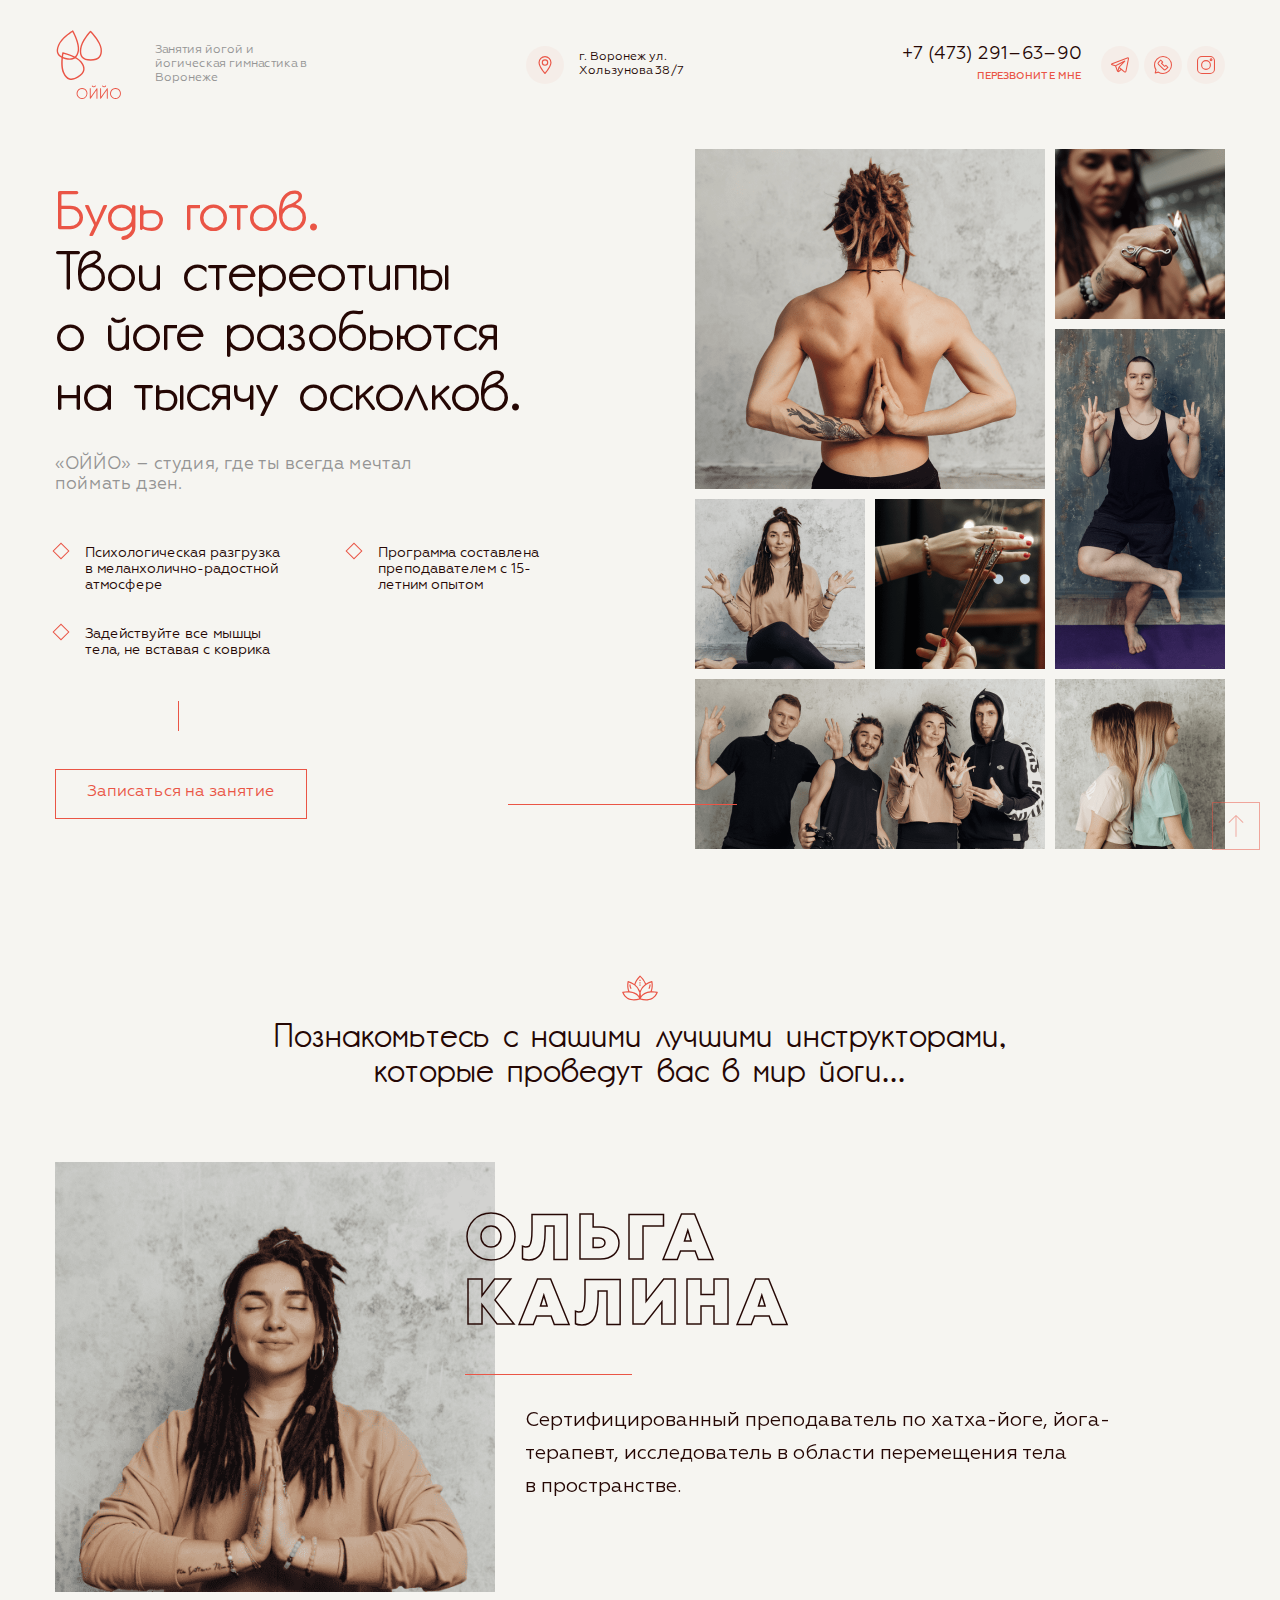
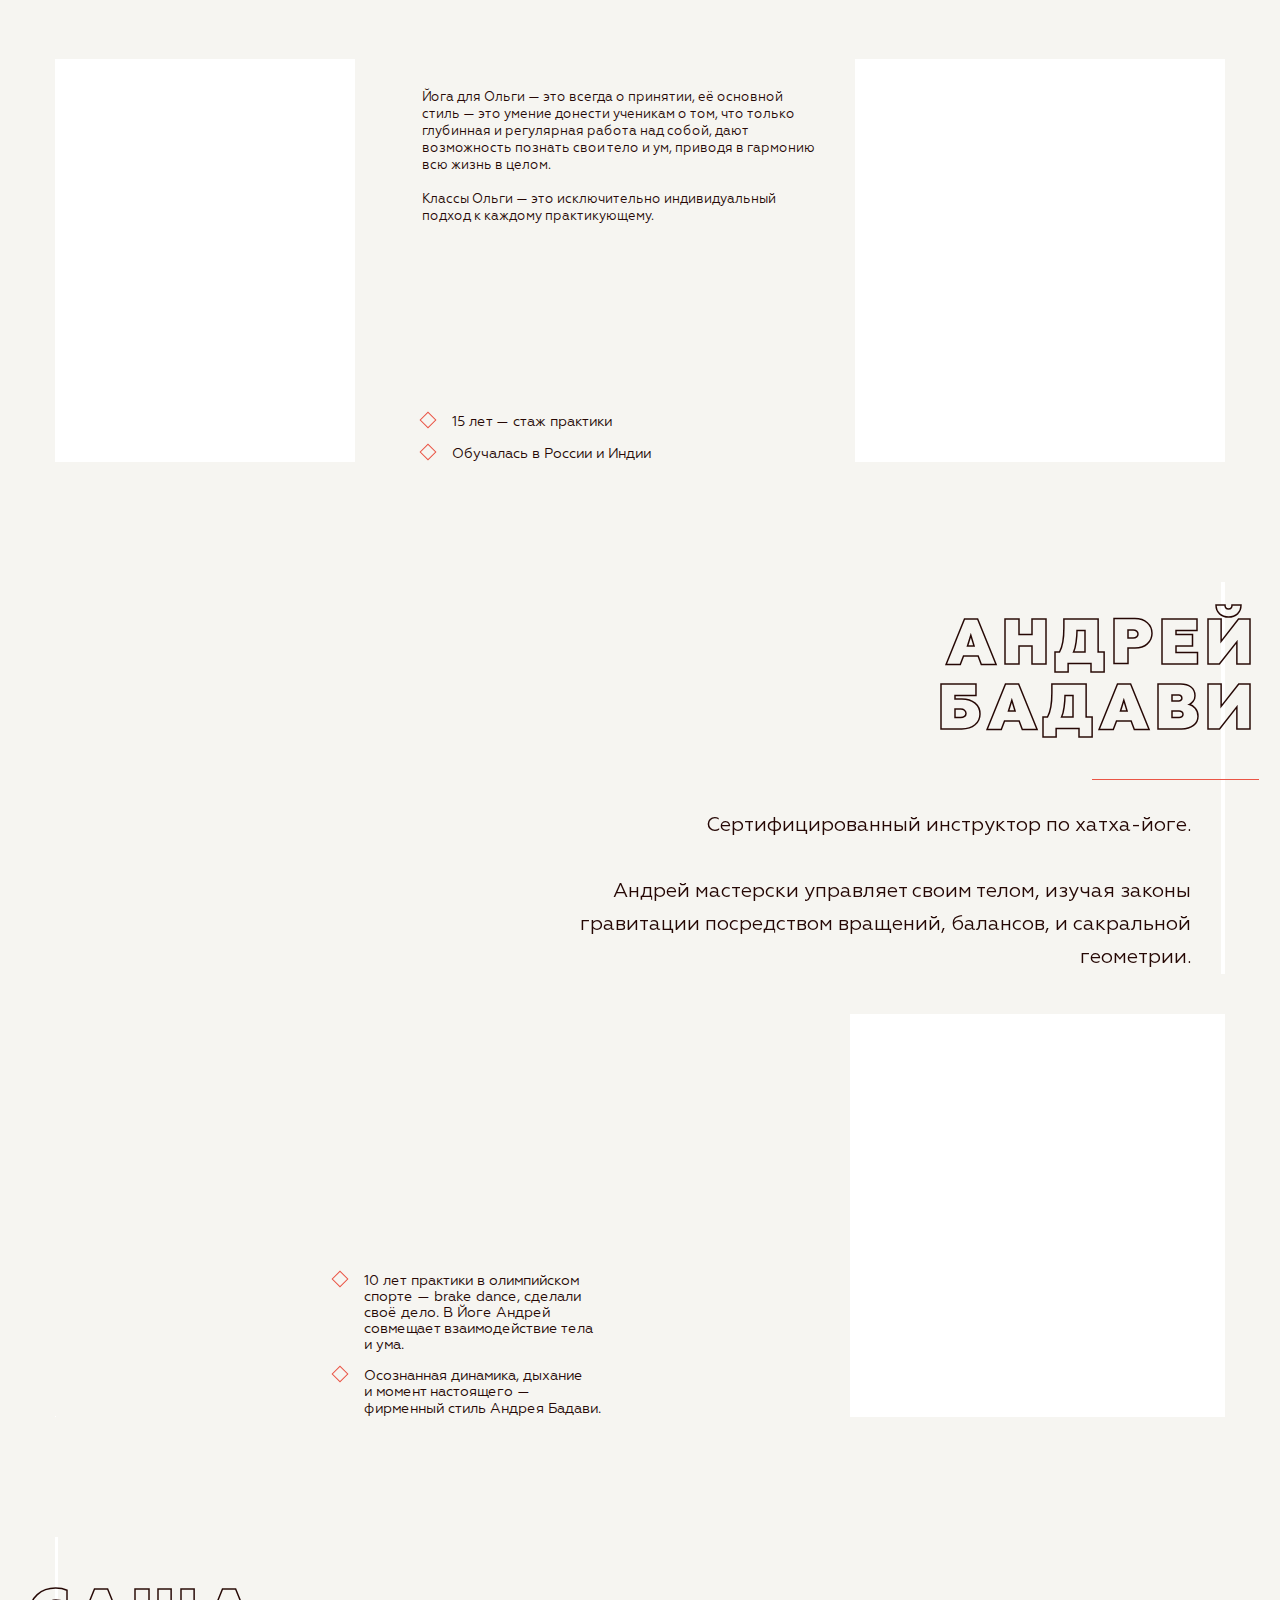
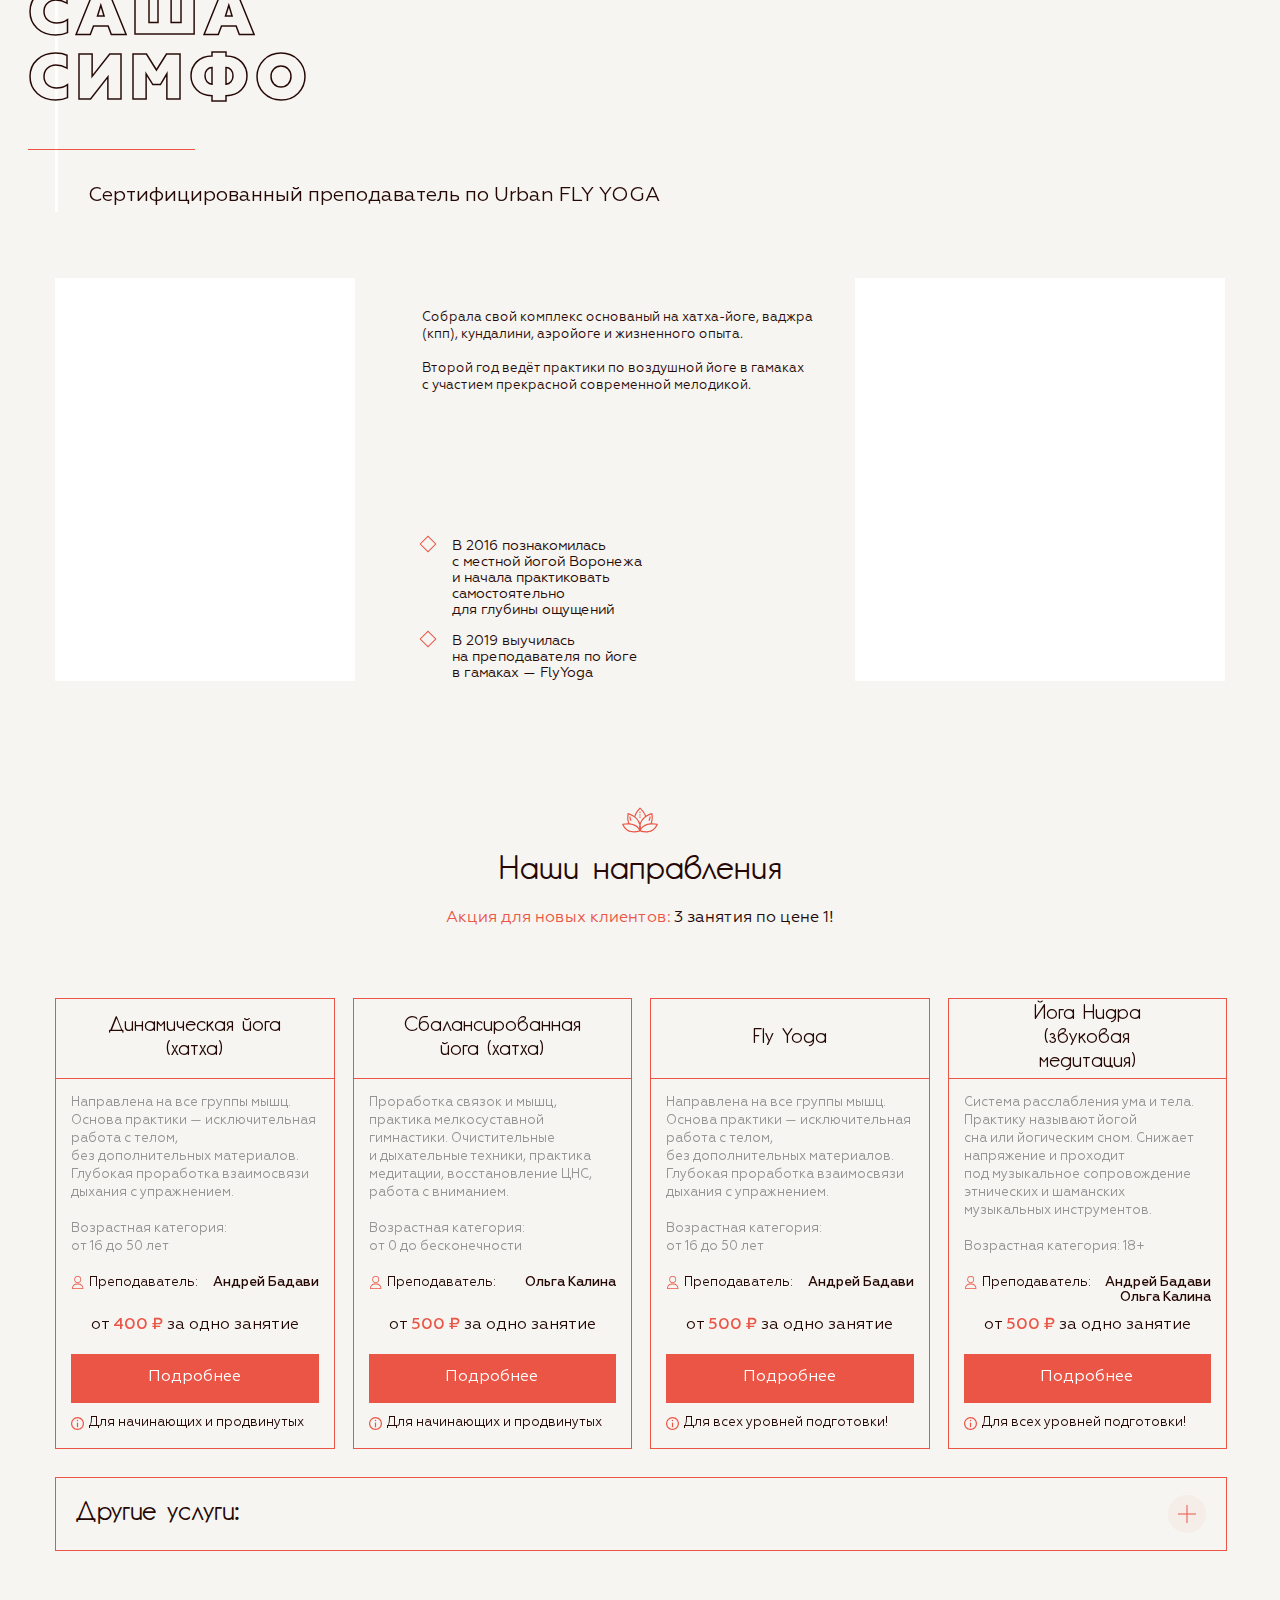
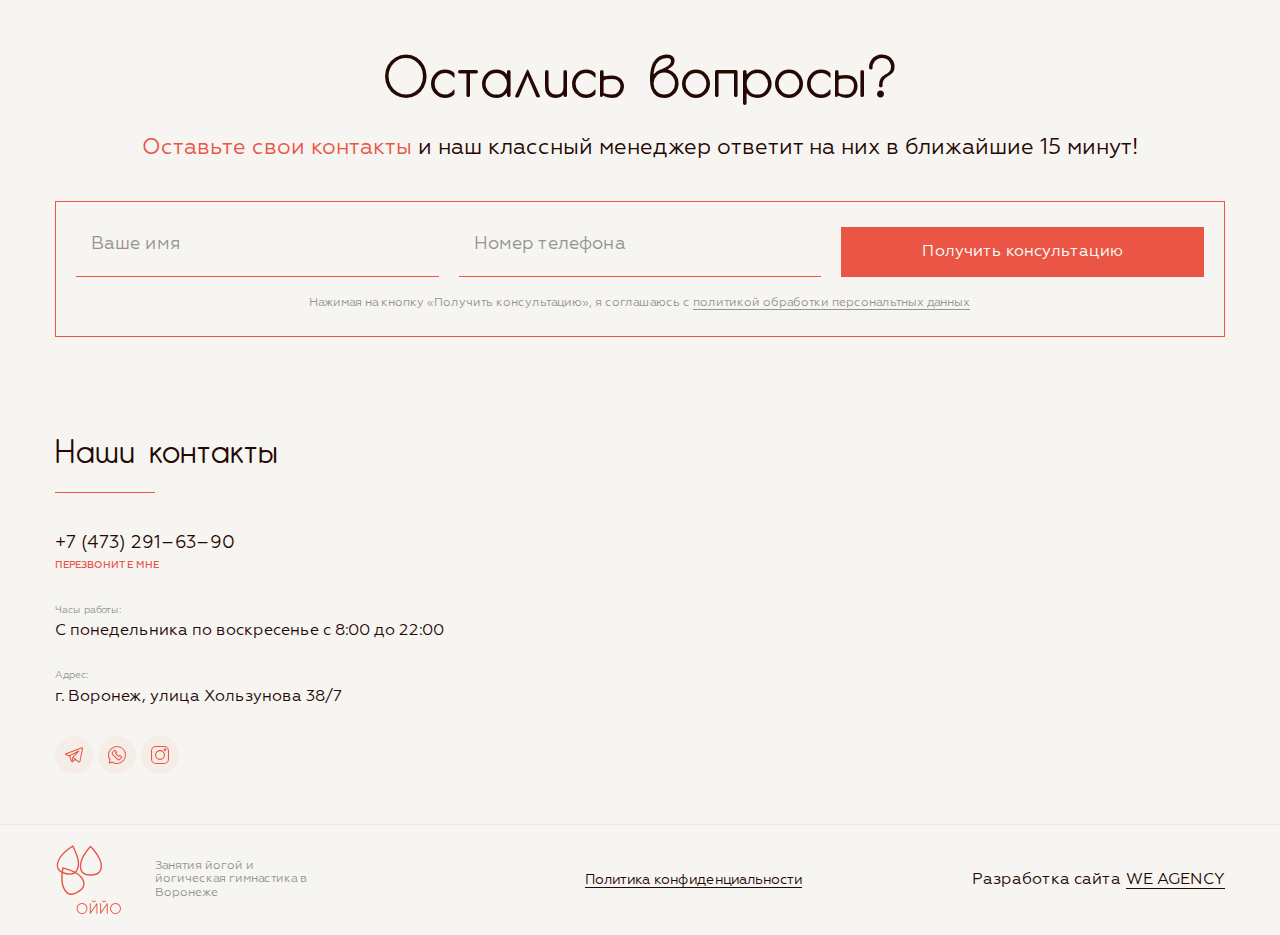
<file: index.html>
<!DOCTYPE html>
<html lang="ru">
  <head>
    <meta charset="utf-8">
    <meta http-equiv="X-UA-Compatible" content="IE=edge">
    <title>ОЙЙО - Твои стереотипы о йоге разобьются на тысячу осколков.</title>
    <meta name="theme-color" content="#fff">
    <meta name="apple-mobile-web-app-status-bar-style" content="black-translucent">
    <meta name="viewport" content="width=device-width, initial-scale=1.0">
    <link rel="shortcut icon" href="img/favicons/favicon.ico" type="image/x-icon">
    <link rel="icon" sizes="16x16" href="img/favicons/favicon-16x16.png" type="image/png">
    <link rel="icon" sizes="32x32" href="img/favicons/favicon-32x32.png" type="image/png">
    <link rel="apple-touch-icon-precomposed" href="img/favicons/apple-touch-icon-precomposed.png">
    <link rel="apple-touch-icon" href="img/favicons/apple-touch-icon.png">
    <link rel="apple-touch-icon" sizes="57x57" href="img/favicons/apple-touch-icon-57x57.png">
    <link rel="apple-touch-icon" sizes="60x60" href="img/favicons/apple-touch-icon-60x60.png">
    <link rel="apple-touch-icon" sizes="72x72" href="img/favicons/apple-touch-icon-72x72.png">
    <link rel="apple-touch-icon" sizes="76x76" href="img/favicons/apple-touch-icon-76x76.png">
    <link rel="apple-touch-icon" sizes="114x114" href="img/favicons/apple-touch-icon-114x114.png">
    <link rel="apple-touch-icon" sizes="120x120" href="img/favicons/apple-touch-icon-120x120.png">
    <link rel="apple-touch-icon" sizes="144x144" href="img/favicons/apple-touch-icon-144x144.png">
    <link rel="apple-touch-icon" sizes="152x152" href="img/favicons/apple-touch-icon-152x152.png">
    <link rel="apple-touch-icon" sizes="167x167" href="img/favicons/apple-touch-icon-167x167.png">
    <link rel="apple-touch-icon" sizes="180x180" href="img/favicons/apple-touch-icon-180x180.png">
    <link rel="apple-touch-icon" sizes="1024x1024" href="img/favicons/apple-touch-icon-1024x1024.png">
    <link rel="stylesheet" href="styles/main.min.css">
  </head>
  <body>
    <div class="site-container">
      <header class="header"> 
        <div class="container header__container"><a class="mobile-tell" href="tel:74732916390">
            <svg class="svg-icon icon-tell tell__icon">
              <use xlink:href="./img/sprites/sprite.svg#tell"></use>
            </svg></a><a class="logo header__logo">
            <svg class="svg-icon icon-logo logo__icon">
              <use xlink:href="./img/sprites/sprite.svg#logo"></use>
            </svg><span class="logo__desc header__logo-desc">Занятия йогой и йогическая гимнастика в Воронеже</span></a>
          <address class="map header-map">
            <div class="map__icon">
              <svg class="svg-icon icon-map">
                <use xlink:href="./img/sprites/sprite.svg#map"></use>
              </svg>
            </div><span class="map__desc header-map__desc">г. Воронеж ул. Хользунова 38/7</span>
          </address>
          <div class="header__contacts">
            <div class="tell header-tell"><a class="tell__link header-tell__link" href="tel:74732916390">+7 (473) 291–63–90</a><a class="tell__popup header-tell__popup popup-btn" data-graph-path="second">перезвоните мне</a></div>
            <ul class="social header__social list-reset">
              <li class="social__item"> <a class="social__link" href="#">
                  <svg class="svg-icon icon-teleg">
                    <use xlink:href="./img/sprites/sprite.svg#teleg"></use>
                  </svg></a></li>
              <li class="social__item"> <a class="social__link" href="#">
                  <svg class="svg-icon icon-whatsapp">
                    <use xlink:href="./img/sprites/sprite.svg#whatsapp"></use>
                  </svg></a></li>
              <li class="social__item"> <a class="social__link" href="#">
                  <svg class="svg-icon icon-instagram">
                    <use xlink:href="./img/sprites/sprite.svg#instagram"></use>
                  </svg></a></li>
            </ul>
          </div>
          <button class="btn-reset burger" aria-label="Burger Button"><span class="burger__line"></span></button>
          <div class="menu">
            <div class="menu__top">
              <div class="tell menu-tell"><a class="tell__link menu-tell__link" href="tel:74732916390">+7 (473) 291–63–90</a><a class="tell__popup header-tell__popup popup-btn" data-graph-path="second">перезвоните мне</a></div>
              <ul class="social list-reset">
                <li class="social__item"> <a class="social__link" href="#">
                    <svg class="svg-icon icon-teleg">
                      <use xlink:href="./img/sprites/sprite.svg#teleg"></use>
                    </svg></a></li>
                <li class="social__item"> <a class="social__link" href="#">
                    <svg class="svg-icon icon-whatsapp">
                      <use xlink:href="./img/sprites/sprite.svg#whatsapp"></use>
                    </svg></a></li>
                <li class="social__item"> <a class="social__link" href="#">
                    <svg class="svg-icon icon-instagram">
                      <use xlink:href="./img/sprites/sprite.svg#instagram"></use>
                    </svg></a></li>
              </ul>
            </div>
            <address class="map menu-map">
              <svg class="svg-icon icon-map menu-map__icon">
                <use xlink:href="./img/sprites/sprite.svg#map"></use>
              </svg><span class="menu__desc menu-map__desc">г. Воронеж ул. Хользунова 38/7</span>
            </address>
            <nav class="nav">
              <h3 class="nav__title">Об инструкторах</h3>
              <ul class="nav__list list-reset">
                <li class="nav__item"><a class="nav__link menu__link" href="#olga">Ольга Калина</a></li>
                <li class="nav__item"><a class="nav__link menu__link" href="#andrei">Андрей Бадави</a></li>
                <li class="nav__item"><a class="nav__link menu__link" href="#sasha">Саша Симфо</a></li>
              </ul>
              <ul class="menu__list list-reset">
                <li class="menu__item"><a class="menu__link" href="#directions">Наши направления</a></li>
                <li class="menu__item"><a class="menu__link" href="#contacts">Контакты</a></li>
              </ul>
            </nav>
          </div>
        </div>
      </header>
      <main class="main">
        <section class="hero">
          <div class="container hero__container">
            <div class="hero-content">
              <h2 class="hero__title">Будь готов. <br> Твои стереотипы о йоге разобьются  на тысячу осколков.</h2>
              <p class="hero__desc">«ОЙЙО» – студия, где ты всегда мечтал поймать дзен.</p>
              <ul class="info-list hero__info-list list-reset">
                <li class="info-list__item">Психологическая разгрузка в меланхолично-радостной атмосфере</li>
                <li class="info-list__item">Программа составлена преподавателем с 15-летним опытом</li>
                <li class="info-list__item">Задействуйте все мышцы тела, не вставая с коврика</li>
              </ul>
              <button class="btn-reset btn hero__btn popup-btn" data-graph-path="third">Записаться на занятие</button>
            </div>
            <div class="hero-gallery">
              <div class="hero-gallery__left">
                <div class="hero-gallery__item"><img class="hero-gallery__image" src="img/hero-1.png" alt=""></div>
                <div class="hero-gallery__item"><img class="hero-gallery__image" src="img/hero-3.png" alt=""></div>
                <div class="hero-gallery__item"><img class="hero-gallery__image" src="img/hero-4.png" alt=""></div>
                <div class="hero-gallery__item"><img class="hero-gallery__image" src="img/hero-6.png" alt=""></div>
              </div>
              <div class="hero-gallery__right">
                <div class="hero-gallery__item"><img class="hero-gallery__image" src="img/hero-2.png" alt=""></div>
                <div class="hero-gallery__item"><img class="hero-gallery__image" src="img/hero-5.png" alt=""></div>
                <div class="hero-gallery__item"><img class="hero-gallery__image" src="img/hero-7.png" alt=""></div>
              </div>
            </div>
          </div>
        </section>
        <button class="btn-reset arrow-top">
          <svg class="svg-icon icon-arrow">
            <use xlink:href="./img/sprites/sprite.svg#arrow"></use>
          </svg>
        </button>
        <section class="instructors">
          <div class="container instructors__container">
            <h2 class="title instructors__title">Познакомьтесь с нашими лучшими инструкторами, которые проведут вас в мир йоги...</h2>
            <div class="instructor__item" id="olga">
              <div class="instructor__item-top">
                <div class="instructor-slider">
                  <div class="swiper-wrapper">
                    <div class="swiper-slide instructor-slide"><img class="instructor-slide__image lazy" data-src="img/instructor-1-mobile.png" src="img/1.jpg" alt="Инструктор Ольга Калина"></div>
                    <div class="swiper-slide instructor-slide"><img class="instructor-slide__image lazy" data-src="img/instructor-2-mobile.png" src="img/1.jpg" alt="Инструктор Ольга Калина"></div>
                    <div class="swiper-slide instructor-slide"><img class="instructor-slide__image lazy" data-src="img/instructor-3-mobile.png" src="img/1.jpg" alt="Инструктор Ольга Калина"></div>
                  </div>
                  <div class="swiper-pagination"></div>
                </div>
                <div class="instructor__item-text">
                  <h3 class="instructor__title">Ольга Калина</h3>
                  <p class="instructor__desc">Сертифицированный преподаватель по хатха-йоге, йога-терапевт, исследователь в области перемещения тела в пространстве.</p>
                </div>
              </div>
              <div class="instructor__item-bottom"><img class="instructor__image instructor__image--2 lazy" data-src="img/instructor-2.png" src="img/1.jpg" alt="Инструктор Ольга Калина">
                <div class="instructor__item-content">
                  <div class="instructor__text">Йога для Ольги — это всегда о принятии, её основной стиль — это умение донести ученикам о том, что только глубинная и регулярная работа над собой, дают возможность познать свои тело и ум, приводя в гармонию всю жизнь в целом. <br><br> Классы Ольги — это исключительно индивидуальный подход к каждому практикующему.</div>
                  <ul class="list-reset instructor-list info-list">
                    <li class="info-list__item instructor-list__item">15 лет — стаж практики </li>
                    <li class="info-list__item instructor-list__item">Обучалась в России и Индии</li>
                  </ul>
                </div><img class="instructor__image instructor__image--3 lazy" data-src="img/instructor-3.png" src="img/1.jpg" alt="Инструктор Ольга Калина">
              </div>
            </div>
            <div class="instructor__item" id="andrei">
              <div class="instructor__item-top instructor__item-top--2">
                <div class="instructor-slider instructor-slider--2">
                  <div class="swiper-wrapper">
                    <div class="swiper-slide instructor-slide instructor-slide--1"><img class="instructor-slide__image lazy" data-src="img/instructor-4.png" src="img/1.jpg" alt="Инструктор Андрей Бадави"></div>
                    <div class="swiper-slide instructor-slide"><img class="instructor-slide__image lazy" data-src="img/instructor-4-mobile.png" src="img/1.jpg" alt="Инструктор Андрей Бадави"></div>
                    <div class="swiper-slide instructor-slide"><img class="instructor-slide__image lazy" data-src="img/instructor-5-mobile.png" src="img/1.jpg" alt="Инструктор Андрей Бадави"></div>
                    <div class="swiper-slide instructor-slide"><img class="instructor-slide__image lazy" data-src="img/instructor-6-mobile.png" src="img/1.jpg" alt="Инструктор Андрей Бадави"></div>
                  </div>
                  <div class="swiper-pagination"></div>
                </div>
                <div class="instructor__item-text instructor__item-text--2">
                  <h3 class="instructor__title">Андрей бадави</h3>
                  <p class="instructor__desc">Сертифицированный инструктор по хатха-йоге. <br><br> Андрей мастерски управляет своим телом, изучая законы гравитации посредством вращений, балансов, и сакральной геометрии.</p>
                </div>
              </div>
              <div class="instructor__item-bottom instructor__item-bottom--2"><img class="instructor__image instructor__image--5 lazy" data-src="img/instructor-5.png" src="img/1.jpg" alt="Инструктор Андрей Бадави">
                <div class="instructor__item-content instructor__item-content--2">
                  <ul class="list-reset instructor-list info-list">
                    <li class="info-list__item instructor-list__item">10 лет практики в олимпийском спорте — brake dance, сделали своё дело. В Йоге Андрей совмещает взаимодействие тела и ума.</li>
                    <li class="info-list__item instructor-list__item">Осознанная динамика, дыхание и момент настоящего — фирменный стиль Андрея Бадави.</li>
                  </ul>
                </div><img class="instructor__image instructor__image--6 lazy" data-src="img/instructor-6.png" src="img/1.jpg" alt="Инструктор Андрей Бадави">
              </div>
            </div>
            <div class="instructor__item" id="sasha">
              <div class="instructor__item-top">
                <div class="instructor-slider">
                  <div class="swiper-wrapper">
                    <div class="swiper-slide instructor-slide"><img class="instructor-slide__image lazy" data-src="img/instructor-7-mobile.png" src="img/1.jpg" alt="Инструктор Саша симфо"></div>
                    <div class="swiper-slide instructor-slide"><img class="instructor-slide__image lazy" data-src="img/instructor-8-mobile.png" src="img/1.jpg" alt="Инструктор Саша симфо"></div>
                    <div class="swiper-slide instructor-slide"><img class="instructor-slide__image lazy" data-src="img/instructor-9-mobile.png" src="img/1.jpg" alt="Инструктор Саша симфо"></div>
                  </div>
                  <div class="swiper-pagination"></div>
                </div>
                <div class="instructor__item-text">
                  <h3 class="instructor__title">Саша симфо</h3>
                  <p class="instructor__desc">Сертифицированный преподаватель по Urban FLY YOGA</p>
                </div>
              </div>
              <div class="instructor__item-bottom"><img class="instructor__image instructor__image--2 lazy" data-src="img/instructor-8.png" src="img/1.jpg" alt="Инструктор Саша симфо">
                <div class="instructor__item-content">
                  <div class="instructor__text">Собрала свой комплекс основаный на хатха-йоге, ваджра (кпп), кундалини, аэройоге и жизненного опыта. <br><br>Второй год ведёт практики по воздушной йоге в гамаках с участием прекрасной современной мелодикой.</div>
                  <ul class="list-reset instructor-list info-list instructor-list--3">
                    <li class="info-list__item instructor-list__item">В 2016 познакомилась с местной йогой Воронежа и начала практиковать самостоятельно для глубины ощущений</li>
                    <li class="info-list__item instructor-list__item">В 2019 выучилась на преподавателя по йоге в гамаках — FlyYoga</li>
                  </ul>
                </div><img class="instructor__image instructor__image--3 lazy" data-src="img/instructor-9.png" src="img/1.jpg" alt="Инструктор Саша симфо">
              </div>
            </div>
          </div>
        </section>
        <section class="directions" id="directions">
          <div class="container directions__container">
            <h2 class="title directions__title">Наши направления</h2>
            <p class="subtitle directions__subtitle"> <span>Акция для новых клиентов: </span>3 занятия по цене 1!</p>
            <div class="directions-slider">
              <ul class="swiper-wrapper directions__list list-reset">
                <li class="swiper-slide directions__item">
                  <div class="directions__item-top">
                    <h3 class="directions__item-title">Динамическая йога (хатха)</h3>
                  </div>
                  <div class="directions__item-content">
                    <p class="directions__item-desc">Направлена на все группы мышц. Основа практики — исключительная работа с телом, без дополнительных материалов. Глубокая проработка взаимосвязи дыхания с упражнением. <br><br> Возрастная категория: <br> от 16 до 50 лет</p><span class="directions__item-teacher">Преподаватель:<span>Андрей Бадави</span></span><span class="directions__item-price">от <span> 400 ₽</span> за одно занятие</span>
                    <button class="btn btn-reset directions__item-btn popup-btn" data-graph-path="first">Подробнее</button><span class="directions__item-warning">Для начинающих и продвинутых</span>
                  </div>
                </li>
                <li class="swiper-slide directions__item">
                  <div class="directions__item-top">
                    <h3 class="directions__item-title">Сбалансированная йога (хатха)</h3>
                  </div>
                  <div class="directions__item-content">
                    <p class="directions__item-desc">Проработка связок и мышц, практика мелкосуставной гимнастики. Очистительные и дыхательные техники, практика медитации, восстановление ЦНС, работа с вниманием. <br><br> Возрастная категория: <br> от 0 до бесконечности</p><span class="directions__item-teacher">Преподаватель:<span>Ольга Калина</span></span><span class="directions__item-price">от <span> 500 ₽</span> за одно занятие</span>
                    <button class="btn btn-reset directions__item-btn popup-btn" data-graph-path="first">Подробнее</button><span class="directions__item-warning">Для начинающих и продвинутых</span>
                  </div>
                </li>
                <li class="swiper-slide directions__item">
                  <div class="directions__item-top">
                    <h3 class="directions__item-title">Fly Yoga</h3>
                  </div>
                  <div class="directions__item-content">
                    <p class="directions__item-desc">Направлена на все группы мышц. Основа практики — исключительная работа с телом, без дополнительных материалов. Глубокая проработка взаимосвязи дыхания с упражнением. <br><br> Возрастная категория: <br> от 16 до 50 лет</p><span class="directions__item-teacher">Преподаватель:<span>Андрей Бадави</span></span><span class="directions__item-price">от <span> 500 ₽</span> за одно занятие</span>
                    <button class="btn btn-reset directions__item-btn popup-btn" data-graph-path="first">Подробнее</button><span class="directions__item-warning">Для всех уровней подготовки!</span>
                  </div>
                </li>
                <li class="swiper-slide directions__item">
                  <div class="directions__item-top">
                    <h3 class="directions__item-title">Йога Нидра (звуковая медитация)</h3>
                  </div>
                  <div class="directions__item-content">
                    <p class="directions__item-desc">Система расслабления ума и тела. Практику называют йогой сна или йогическим сном. Снижает напряжение и проходит под музыкальное сопровождение этнических и шаманских музыкальных инструментов. <br><br> Возрастная категория: 18+</p><span class="directions__item-teacher">Преподаватель:<span>Андрей Бадави Ольга Калина</span></span><span class="directions__item-price">от <span> 500 ₽</span> за одно занятие</span>
                    <button class="btn btn-reset directions__item-btn popup-btn" data-graph-path="first">Подробнее</button><span class="directions__item-warning">Для всех уровней подготовки!</span>
                  </div>
                </li>
              </ul>
              <div class="swiper-pagination"></div>
            </div>
            <div class="accordion">
              <div class="accordion__item">
                <div class="accordion__top">
                  <h4 class="accordion__item-title">Другие услуги:</h4>
                  <button class="btn-reset btn-more accordion__btn">
                    <svg class="svg-icon icon-more">
                      <use xlink:href="./img/sprites/sprite.svg#more"></use>
                    </svg>
                  </button>
                </div>
                <div class="accordion__bottom">
                  <div class="service__top">
                    <h5 class="service__top-title">АКЦИЯ: 3 любых занятия по цене 1 </h5>
                    <p class="service__top-desc">Действует неделю, только для новых клиентов</p>
                  </div>
                  <div class="service__row"><span class="service__name">Йога для начинающих</span><span class="service__teacher">Ольга Калина / Андрей Бадави</span><span class="service__price"> <span class="service__price--bold"> 500 ₽ </span>за разовое занятие</span></div>
                  <div class="service__row"><span class="service__name">Обучение игре на Ханге (индивидуально)</span><span class="service__teacher">Ольга Калина / Андрей Бадави</span><span class="service__price"> <span class="service__price--bold"> 1000 ₽ </span>за разовое занятие</span></div>
                  <div class="service__row"><span class="service__name">Обучение игре на Ханге (парное)</span><span class="service__teacher">Ольга Калина / Андрей Бадави</span><span class="service__price"> <span class="service__price--bold"> 600 ₽ </span>за разовое занятие</span></div>
                  <div class="service__row"><span class="service__name">Обучение игре на этнических барабанах (индивидуально)</span><span class="service__teacher">Ольга Калина / Андрей Бадави</span><span class="service__price"> <span class="service__price--bold"> 600 ₽ </span>за разовое занятие</span></div>
                  <div class="service__row"><span class="service__name">Обучение игре на этнических барабанах (групповое)</span><span class="service__teacher">Ольга Калина / Андрей Бадави</span><span class="service__price"> <span class="service__price--bold"> 400 ₽ </span>за разовое занятие</span></div>
                  <div class="service__row"><span class="service__name">Экспериментальная хореография</span><span class="service__teacher">Ольга Калина</span><span class="service__price"> <span class="service__price--bold"> 400 ₽ </span>за разовое занятие</span></div>
                  <div class="service__row"><span class="service__name service__name--bold">Абонемент на 4 занятия</span><span class="service__teacher">Любое занятие, действует 30 дней</span><span class="service__price"> <span class="service__price--bold"> 1600 ₽</span></span></div>
                  <div class="service__row"><span class="service__name service__name--bold">Абонемент на 8 занятия</span><span class="service__teacher">Любое занятие, действует 45 дней</span><span class="service__price"> <span class="service__price--old"> 3200 ₽</span><span class="service__price--bold"> 2800 ₽</span></span></div>
                  <div class="service__row"><span class="service__name service__name--bold">Абонемент на 12 занятия</span><span class="service__teacher">Любое занятие, действует 60 дней</span><span class="service__price"> <span class="service__price--old"> 4800 ₽</span><span class="service__price--bold"> 3800 ₽</span></span></div>
                  <div class="service__row service__row--2"><span class="service__name">Аренда студии с оборудованием</span><span class="service__price"> <span class="service__price--bold"> 400 ₽</span>за час + &nbsp;<span class="service__price--bold">100 ₽ </span>аренда гамаков (по желанию)</span></div>
                  <button class="btn btn-reset service__btn popup-btn" data-graph-path="third">Записаться на занятие</button>
                </div>
              </div>
            </div>
          </div>
        </section>
        <section class="questions">
          <div class="container questions__container">
            <h2 class="questions__title">Остались вопросы?</h2>
            <p class="questions__subtitle"> <span>Оставьте свои контакты </span>и наш классный менеджер ответит на них в ближайшие 15 минут!</p>
            <form class="questions__form submit-form">
              <input type="hidden" name="project_name" value="ОЙЙО Сайт">
              <input type="hidden" name="admin_email" value="oyyo-website@yandex.ru">
              <input type="hidden" name="form_subject" value="Заявка с сайта">
              <div class="questions__input input__box">
                <input type="text" name="Имя" id="name4" required>
                <label for="name4">Ваше имя</label>
              </div>
              <div class="questions__input input__box">
                <input type="tel" name="Телефон" id="tel4" required>
                <label for="tel4">Номер телефона</label>
              </div>
              <button class="btn-reset btn questions__btn">Получить консультацию</button>
              <p class="privacy">Нажимая на кнопку «Получить консультацию», я соглашаюсь с <a class="privacy__link" href="/" target="_blank">политикой обработки персональтных данных</a></p>
            </form>
          </div>
        </section>
        <section class="contacts" id="contacts">
          <div class="container contacts__container">
            <div class="contacts__left">
              <h2 class="contacts__title">Наши контакты</h2>
              <div class="tell contacts-tell"><a class="tell__link" href="tel:74732916390">+7 (473) 291–63–90</a><a class="tell__popup popup-btn" data-graph-path="second">перезвоните мне</a></div>
              <div class="contacts__time"><span class="contacts__subtext">Часы работы:</span>
                <p>С понедельника по воскресенье с 8:00 до 22:00</p>
              </div>
              <div class="contacts__addres"><span class="contacts__subtext">Адрес:</span>
                <address>г. Воронеж, улица Хользунова 38/7</address>
              </div>
              <ul class="social list-reset">
                <li class="social__item"> <a class="social__link" href="#">
                    <svg class="svg-icon icon-teleg">
                      <use xlink:href="./img/sprites/sprite.svg#teleg"></use>
                    </svg></a></li>
                <li class="social__item"> <a class="social__link" href="#">
                    <svg class="svg-icon icon-whatsapp">
                      <use xlink:href="./img/sprites/sprite.svg#whatsapp"></use>
                    </svg></a></li>
                <li class="social__item"> <a class="social__link" href="#">
                    <svg class="svg-icon icon-instagram">
                      <use xlink:href="./img/sprites/sprite.svg#instagram"></use>
                    </svg></a></li>
              </ul>
            </div>
            <div class="contacts__map"><iframe src="https://www.google.com/maps/embed?pb=!1m18!1m12!1m3!1d2472.600356417284!2d39.18491911593047!3d51.70375810414789!2m3!1f0!2f0!3f0!3m2!1i1024!2i768!4f13.1!3m3!1m2!1s0x413b2f4a7e907c63%3A0x5d7ace9ac6d735db!2z0YPQuy4g0KXQvtC70YzQt9GD0L3QvtCy0LAsIDM4LCDQktC-0YDQvtC90LXQtiwg0JLQvtGA0L7QvdC10LbRgdC60LDRjyDQvtCx0LsuLCDQoNC-0YHRgdC40Y8sIDM5NDA2OA!5e0!3m2!1sru!2sua!4v1613853185103!5m2!1sru!2sua" style="border:0;" allowfullscreen="" loading="lazy"></iframe></div>
          </div>
        </section>
      </main>
      <footer class="footer">
        <div class="container footer__container"><a class="logo footer__logo">
            <svg class="svg-icon icon-logo logo__icon">
              <use xlink:href="./img/sprites/sprite.svg#logo"></use>
            </svg><span class="logo__desc">Занятия йогой и йогическая гимнастика в Воронеже</span></a>
          <div class="footer__right"><a class="footer__privacy" href="#">Политика конфиденциальности</a><span class="footer__desc">Разработка сайта<a href="#">We agency</a></span></div>
        </div>
      </footer>
      <div class="modal">
        <div class="modal__container thank-modal" role="dialog" aria-modal="true" data-graph-target="four">
          <button class="btn-reset modal__close" aria-label="Закрыть модальное окно">
            <svg class="svg-icon icon-close">
              <use xlink:href="./img/sprites/sprite.svg#close"></use>
            </svg>
          </button>
          <div class="modal-content">
            <h2 class="modal__title">Спасибо за заявку</h2>
            <p class="modal__text"> <span>Мы перезвоним вам <br></span>в течение 15 минут!</p>
          </div>
        </div>
        <div class="modal__container" role="dialog" aria-modal="true" data-graph-target="first">
          <button class="btn-reset modal__close" aria-label="Закрыть модальное окно">
            <svg class="svg-icon icon-close">
              <use xlink:href="./img/sprites/sprite.svg#close"></use>
            </svg>
          </button>
          <div class="modal-content">
            <h2 class="modal__title">Узнать подробнее</h2>
            <p class="modal__text"> <span>Оставьте свои контакты &nbsp;</span>и наш классный менеджер ответит на все вопросы!</p>
            <form class="modal__form submit-form">
              <input type="hidden" name="project_name" value="ОЙЙО Сайт">
              <input type="hidden" name="admin_email" value="oyyo-website@yandex.ru">
              <input type="hidden" name="form_subject" value="Заявка с сайта">
              <div class="input__box modal__input">
                <input type="text" name="Имя" id="name1" required>
                <label for="name1">Ваше имя</label>
              </div>
              <div class="input__box modal__input">
                <input type="tel" name="Телефон" id="tel1" required>
                <label for="tel1">Номер телефона</label>
              </div>
              <button class="btn-reset btn modal__btn thank-popup">Получить консультацию</button>
              <p class="privacy">Нажимая на кнопку «Получить консультацию», я соглашаюсь с <a class="privacy__link" href="/" target="_blank">политикой обработки персональтных данных</a></p>
            </form>
          </div>
        </div>
        <div class="modal__container" role="dialog" aria-modal="true" data-graph-target="second">
          <button class="btn-reset modal__close" aria-label="Закрыть модальное окно">
            <svg class="svg-icon icon-close">
              <use xlink:href="./img/sprites/sprite.svg#close"></use>
            </svg>
          </button>
          <div class="modal-content">
            <h2 class="modal__title">Перезвоните мне</h2>
            <p class="modal__text"> <span>Оставьте свои контакты &nbsp;</span>и наш классный менеджер перезвонит в течение 15 минут!</p>
            <form class="modal__form submit-form">
              <input type="hidden" name="project_name" value="ОЙЙО Сайт">
              <input type="hidden" name="admin_email" value="oyyo-website@yandex.ru">
              <input type="hidden" name="form_subject" value="Заявка с сайта">
              <div class="input__box modal__input">
                <input type="text" name="Имя" id="name2" required>
                <label for="name2">Ваше имя</label>
              </div>
              <div class="input__box modal__input">
                <input type="tel" name="Телефон" id="tel2" required>
                <label for="tel2">Номер телефона</label>
              </div>
              <button class="btn-reset btn modal__btn thank-popup">Перезвоните мне</button>
              <p class="privacy">Нажимая на кнопку «Перезвоните мне», я соглашаюсь с <a class="privacy__link" href="/" target="_blank">политикой обработки персональтных данных</a></p>
            </form>
          </div>
        </div>
        <div class="modal__container" role="dialog" aria-modal="true" data-graph-target="third">
          <button class="btn-reset modal__close" aria-label="Закрыть модальное окно">
            <svg class="svg-icon icon-close">
              <use xlink:href="./img/sprites/sprite.svg#close"></use>
            </svg>
          </button>
          <div class="modal-content">
            <h2 class="modal__title">Записаться</h2>
            <p class="modal__text"> <span>Оставьте свои контакты &nbsp;</span>и наш классный менеджер перезвонит в течение 15 минут!</p>
            <form class="modal__form submit-form">
              <input type="hidden" name="project_name" value="ОЙЙО Сайт">
              <input type="hidden" name="admin_email" value="oyyo-website@yandex.ru">
              <input type="hidden" name="form_subject" value="Заявка с сайта">
              <div class="input__box modal__input">
                <input type="text" name="Имя" id="name3" required>
                <label for="name3">Ваше имя</label>
              </div>
              <div class="input__box modal__input">
                <input type="tel" name="Телефон" id="tel3" required>
                <label for="tel3">Номер телефона</label>
              </div>
              <button class="btn-reset btn modal__btn thank-popup">Перезвоните мне</button>
              <p class="privacy">Нажимая на кнопку «Перезвоните мне», я соглашаюсь с <a class="privacy__link" href="/" target="_blank">политикой обработки персональтных данных</a></p>
            </form>
          </div>
        </div>
      </div>
    </div>
    <script src="js/pageA.min.js"></script>
    <script src="js/main.min.js"></script>
    <script src="js/vendor.min.js"></script>
  </body>
</html>
</file>
<file: styles/main.min.css>
:root{--color-white:#fff;--color-black:#250704;--color-accent:#F6F5F1;--color-gray:#949494;--color-red:#EA5546;--color-pink:#F5EDE8;--font-size:16px;--container-size:1170px;--container-gutter:15px;--swiper-theme-color:#007aff}html{line-height:1.15;-webkit-text-size-adjust:100%}details,main{display:block}h1{font-size:2em}hr{-webkit-box-sizing:content-box;box-sizing:content-box;height:0;overflow:visible}code,kbd,pre,samp{font-family:monospace,monospace;font-size:1em}a{background-color:transparent}abbr[title]{border-bottom:none;text-decoration:underline;-webkit-text-decoration:underline dotted;text-decoration:underline dotted}b,strong{font-weight:bolder}small{font-size:80%}sub,sup{font-size:75%;line-height:0;position:relative;vertical-align:baseline}sub{bottom:-.25em}sup{top:-.5em}img{border-style:none;max-width:100%}button,input,optgroup,select,textarea{font-family:inherit;font-size:100%;line-height:1.15;margin:0}button,input{overflow:visible}button,select{text-transform:none}[type=button],[type=reset],[type=submit],button{-webkit-appearance:button}[type=button]::-moz-focus-inner,[type=reset]::-moz-focus-inner,[type=submit]::-moz-focus-inner,button::-moz-focus-inner{border-style:none;padding:0}[type=button]:-moz-focusring,[type=reset]:-moz-focusring,[type=submit]:-moz-focusring,button:-moz-focusring{outline:ButtonText dotted 1px}fieldset{padding:.35em .75em .625em}legend{-webkit-box-sizing:border-box;box-sizing:border-box;color:inherit;display:table;max-width:100%;padding:0;white-space:normal}progress{vertical-align:baseline}textarea{overflow:auto}[type=checkbox],[type=radio]{-webkit-box-sizing:border-box;box-sizing:border-box;padding:0}[type=number]::-webkit-inner-spin-button,[type=number]::-webkit-outer-spin-button{height:auto}[type=search]{-webkit-appearance:textfield;outline-offset:-2px}[type=search]::-webkit-search-decoration{-webkit-appearance:none}::-webkit-file-upload-button{-webkit-appearance:button;font:inherit}summary{display:list-item}[hidden],template{display:none}@font-face{font-family:swiper-icons;src:url("data:application/font-woff;charset=utf-8;base64, [base64]//wADZ2x5ZgAAAywAAADMAAAD2MHtryVoZWFkAAABbAAAADAAAAA2E2+eoWhoZWEAAAGcAAAAHwAAACQC9gDzaG10eAAAAigAAAAZAAAArgJkABFsb2NhAAAC0AAAAFoAAABaFQAUGG1heHAAAAG8AAAAHwAAACAAcABAbmFtZQAAA/gAAAE5AAACXvFdBwlwb3N0AAAFNAAAAGIAAACE5s74hXjaY2BkYGAAYpf5Hu/j+W2+MnAzMYDAzaX6QjD6/4//Bxj5GA8AuRwMYGkAPywL13jaY2BkYGA88P8Agx4j+/8fQDYfA1AEBWgDAIB2BOoAeNpjYGRgYNBh4GdgYgABEMnIABJzYNADCQAACWgAsQB42mNgYfzCOIGBlYGB0YcxjYGBwR1Kf2WQZGhhYGBiYGVmgAFGBiQQkOaawtDAoMBQxXjg/wEGPcYDDA4wNUA2CCgwsAAAO4EL6gAAeNpj2M0gyAACqxgGNWBkZ2D4/wMA+xkDdgAAAHjaY2BgYGaAYBkGRgYQiAHyGMF8FgYHIM3DwMHABGQrMOgyWDLEM1T9/w8UBfEMgLzE////P/5//f/V/xv+r4eaAAeMbAxwIUYmIMHEgKYAYjUcsDAwsLKxc3BycfPw8jEQA/[base64]/uznmfPFBNODM2K7MTQ45YEAZqGP81AmGGcF3iPqOop0r1SPTaTbVkfUe4HXj97wYE+yNwWYxwWu4v1ugWHgo3S1XdZEVqWM7ET0cfnLGxWfkgR42o2PvWrDMBSFj/IHLaF0zKjRgdiVMwScNRAoWUoH78Y2icB/yIY09An6AH2Bdu/UB+yxopYshQiEvnvu0dURgDt8QeC8PDw7Fpji3fEA4z/PEJ6YOB5hKh4dj3EvXhxPqH/SKUY3rJ7srZ4FZnh1PMAtPhwP6fl2PMJMPDgeQ4rY8YT6Gzao0eAEA409DuggmTnFnOcSCiEiLMgxCiTI6Cq5DZUd3Qmp10vO0LaLTd2cjN4fOumlc7lUYbSQcZFkutRG7g6JKZKy0RmdLY680CDnEJ+UMkpFFe1RN7nxdVpXrC4aTtnaurOnYercZg2YVmLN/d/gczfEimrE/fs/bOuq29Zmn8tloORaXgZgGa78yO9/cnXm2BpaGvq25Dv9S4E9+5SIc9PqupJKhYFSSl47+Qcr1mYNAAAAeNptw0cKwkAAAMDZJA8Q7OUJvkLsPfZ6zFVERPy8qHh2YER+3i/BP83vIBLLySsoKimrqKqpa2hp6+jq6RsYGhmbmJqZSy0sraxtbO3sHRydnEMU4uR6yx7JJXveP7WrDycAAAAAAAH//wACeNpjYGRgYOABYhkgZgJCZgZNBkYGLQZtIJsFLMYAAAw3ALgAeNolizEKgDAQBCchRbC2sFER0YD6qVQiBCv/H9ezGI6Z5XBAw8CBK/m5iQQVauVbXLnOrMZv2oLdKFa8Pjuru2hJzGabmOSLzNMzvutpB3N42mNgZGBg4GKQYzBhYMxJLMlj4GBgAYow/P/PAJJhLM6sSoWKfWCAAwDAjgbRAAB42mNgYGBkAIIbCZo5IPrmUn0hGA0AO8EFTQAA") format("woff");font-weight:400;font-style:normal}.swiper-container{margin-left:auto;margin-right:auto;position:relative;overflow:hidden;list-style:none;padding:0;z-index:1}.swiper-container-vertical>.swiper-wrapper{-webkit-box-orient:vertical;-webkit-box-direction:normal;-ms-flex-direction:column;flex-direction:column}.swiper-wrapper{position:relative;width:100%;height:100%;z-index:1;display:-webkit-box;display:-ms-flexbox;display:flex;-webkit-transition-property:-webkit-transform;-o-transition-property:transform;transition-property:transform,-webkit-transform;-webkit-box-sizing:content-box;box-sizing:content-box}.swiper-container-android .swiper-slide,.swiper-wrapper{-webkit-transform:translate3d(0,0,0);transform:translate3d(0,0,0)}.swiper-container-multirow>.swiper-wrapper{-ms-flex-wrap:wrap;flex-wrap:wrap}.swiper-container-multirow-column>.swiper-wrapper{-ms-flex-wrap:wrap;flex-wrap:wrap;-webkit-box-orient:vertical;-webkit-box-direction:normal;-ms-flex-direction:column;flex-direction:column}.swiper-container-free-mode>.swiper-wrapper{-webkit-transition-timing-function:ease-out;-o-transition-timing-function:ease-out;transition-timing-function:ease-out;margin:0 auto}.swiper-container-pointer-events{-ms-touch-action:pan-y;touch-action:pan-y}.swiper-container-pointer-events.swiper-container-vertical{-ms-touch-action:pan-x;touch-action:pan-x}.swiper-slide{-ms-flex-negative:0;flex-shrink:0;width:100%;height:100%;position:relative;-webkit-transition-property:-webkit-transform;-o-transition-property:transform;transition-property:transform,-webkit-transform}.swiper-slide-invisible-blank{visibility:hidden}.swiper-container-autoheight,.swiper-container-autoheight .swiper-slide{height:auto}.swiper-container-autoheight .swiper-wrapper{-webkit-box-align:start;-ms-flex-align:start;align-items:flex-start;-webkit-transition-property:height,-webkit-transform;-o-transition-property:transform,height;transition-property:transform,height,-webkit-transform}.swiper-container-3d{-webkit-perspective:1200px;perspective:1200px}.swiper-container-3d .swiper-cube-shadow,.swiper-container-3d .swiper-slide,.swiper-container-3d .swiper-slide-shadow-bottom,.swiper-container-3d .swiper-slide-shadow-left,.swiper-container-3d .swiper-slide-shadow-right,.swiper-container-3d .swiper-slide-shadow-top,.swiper-container-3d .swiper-wrapper{-webkit-transform-style:preserve-3d;transform-style:preserve-3d}.swiper-container-3d .swiper-slide-shadow-bottom,.swiper-container-3d .swiper-slide-shadow-left,.swiper-container-3d .swiper-slide-shadow-right,.swiper-container-3d .swiper-slide-shadow-top{position:absolute;left:0;top:0;width:100%;height:100%;pointer-events:none;z-index:10}.swiper-container-3d .swiper-slide-shadow-left{background-image:-webkit-gradient(linear,right top,left top,from(rgba(0,0,0,.5)),to(rgba(0,0,0,0)));background-image:-o-linear-gradient(right,rgba(0,0,0,.5),rgba(0,0,0,0));background-image:linear-gradient(to left,rgba(0,0,0,.5),rgba(0,0,0,0))}.swiper-container-3d .swiper-slide-shadow-right{background-image:-webkit-gradient(linear,left top,right top,from(rgba(0,0,0,.5)),to(rgba(0,0,0,0)));background-image:-o-linear-gradient(left,rgba(0,0,0,.5),rgba(0,0,0,0));background-image:linear-gradient(to right,rgba(0,0,0,.5),rgba(0,0,0,0))}.swiper-container-3d .swiper-slide-shadow-top{background-image:-webkit-gradient(linear,left bottom,left top,from(rgba(0,0,0,.5)),to(rgba(0,0,0,0)));background-image:-o-linear-gradient(bottom,rgba(0,0,0,.5),rgba(0,0,0,0));background-image:linear-gradient(to top,rgba(0,0,0,.5),rgba(0,0,0,0))}.swiper-container-3d .swiper-slide-shadow-bottom{background-image:-webkit-gradient(linear,left top,left bottom,from(rgba(0,0,0,.5)),to(rgba(0,0,0,0)));background-image:-o-linear-gradient(top,rgba(0,0,0,.5),rgba(0,0,0,0));background-image:linear-gradient(to bottom,rgba(0,0,0,.5),rgba(0,0,0,0))}.swiper-container-css-mode>.swiper-wrapper{overflow:auto;scrollbar-width:none;-ms-overflow-style:none}.swiper-container-css-mode>.swiper-wrapper::-webkit-scrollbar{display:none}.swiper-container-css-mode>.swiper-wrapper>.swiper-slide{scroll-snap-align:start start}.swiper-container-horizontal.swiper-container-css-mode>.swiper-wrapper{-ms-scroll-snap-type:x mandatory;scroll-snap-type:x mandatory}.swiper-container-vertical.swiper-container-css-mode>.swiper-wrapper{-ms-scroll-snap-type:y mandatory;scroll-snap-type:y mandatory}@font-face{font-family:Geometria;src:url(../fonts/Geometria.woff2) format("woff2"),url(../Geometria.woff) format("woff");font-weight:400;font-display:swap;font-style:normal}@font-face{font-family:Geometria;src:url(../fonts/Geometria-Medium.woff2) format("woff2"),url(../Geometria-Medium.woff) format("woff");font-weight:500;font-display:swap;font-style:normal}@font-face{font-family:Gardens;src:url(../fonts/Gardens-Regular.woff2) format("woff2"),url(../Gardens-Regular.woff) format("woff");font-weight:400;font-display:swap;font-style:normal}@font-face{font-family:Geometria;src:url(../fonts/Geometria-Heavy.woff2) format("woff2"),url(../Geometria-Heavy.woff) format("woff");font-weight:900;font-display:swap;font-style:normal}*{margin:0;padding:0;border:0}html{-webkit-box-sizing:border-box;box-sizing:border-box}*,:after :before{-webkit-box-sizing:inherit;box-sizing:inherit}body{min-width:320px;margin:0;padding:0;background-color:var(--color-accent);color:var(--color-black);font-family:Geometria,sans-serif;font-weight:400;font-size:var(--font-size)}input::-ms-clear{display:none}button::-moz-focus-inner{border:0;padding:0}a,a:visited{color:inherit;text-decoration:none}a:hover{text-decoration:none}h1,h2,h3,h4,h5,h6{margin:0;font-weight:inherit;font-size:inherit}.site-container{overflow:hidden}.list-reset{list-style:none;padding:0}.svg-icon{display:block;max-width:100%;max-height:100%}.btn-reset{padding:0;outline:0;cursor:pointer;background:0 0}.lock{overflow:hidden}.container{max-width:var(--container-size);margin:0 auto;padding:0 var(--container-gutter)}.visually-hidden{position:absolute!important;clip:rect(1px 1px 1px 1px);clip:rect(1px,1px,1px,1px);padding:0!important;border:0!important;height:1px!important;width:1px!important;overflow:hidden}input:focus~label,input:valid~label{top:-20px;left:0;color:var(--color-red);font-size:14px}.burger{--color-burger:var(--color-red);display:none;-webkit-box-orient:vertical;-webkit-box-direction:normal;-ms-flex-direction:column;flex-direction:column;-webkit-box-align:center;-ms-flex-align:center;align-items:center;position:relative;width:44px;height:44px;border-radius:100%;background:rgba(234,85,70,.05);-webkit-transition:background-color .3s;-o-transition:background-color .3s;transition:background-color .3s}.burger:hover{background:var(--color-red)}.burger:hover .burger:after,.burger:hover .burger:before,.burger:hover .burger__line{background-color:var(--color-white)}.burger__line{position:absolute;top:50%;right:22px;width:24px;height:2px;border-radius:20px;border:1px solid var(--color-burger);-webkit-transform:translate(50%,-50%);-ms-transform:translate(50%,-50%);transform:translate(50%,-50%);-webkit-transition:.3s cubic-bezier(.8,.5,.2,1.4);-o-transition:.3s cubic-bezier(.8,.5,.2,1.4);transition:.3s cubic-bezier(.8,.5,.2,1.4);-webkit-transition-duration:.5s;-o-transition-duration:.5s;transition-duration:.5s;opacity:1}.burger::before{content:"";display:inline-block;position:absolute;top:13px;right:22px;width:24px;height:2px;border-radius:20px;border:1px solid var(--color-burger);-webkit-transform:translateX(50%);-ms-transform:translateX(50%);transform:translateX(50%);-webkit-transition:.3s cubic-bezier(.8,.5,.2,1.4);-o-transition:.3s cubic-bezier(.8,.5,.2,1.4);transition:.3s cubic-bezier(.8,.5,.2,1.4);-webkit-transition-duration:.5s;-o-transition-duration:.5s;transition-duration:.5s;background-color:var(--color-accent)}.burger::after{content:"";display:inline-block;position:absolute;right:22px;bottom:13px;width:24px;height:2px;border-radius:20px;border:1px solid var(--color-burger);-webkit-transform:translateX(50%);-ms-transform:translateX(50%);transform:translateX(50%);-webkit-transition:.3s cubic-bezier(.8,.5,.2,1.4);-o-transition:.3s cubic-bezier(.8,.5,.2,1.4);transition:.3s cubic-bezier(.8,.5,.2,1.4);-webkit-transition-duration:.5s;-o-transition-duration:.5s;transition-duration:.5s;background-color:var(--color-accent)}.burger-close:before{top:20px;right:10px;width:22px;-webkit-transform:rotate(45deg);-ms-transform:rotate(45deg);transform:rotate(45deg)}.burger-close:after{top:20px;right:10px;width:22px;-webkit-transform:rotate(-45deg);-ms-transform:rotate(-45deg);transform:rotate(-45deg)}.burger-close .burger__line{opacity:0}.btn{display:inline-block;position:relative;overflow:hidden;border:1px solid var(--color-red);padding:13px 32px 16px 31px;color:var(--color-red);-webkit-transition:color .3s ease-in-out;-o-transition:color .3s ease-in-out;transition:color .3s ease-in-out}.btn:hover{color:#fff}.btn:hover:before{right:0;left:0;width:100%}.btn:before{content:"";display:inline-block;position:absolute;z-index:-1;top:0;right:0;left:auto;width:0%;height:100%;background-color:var(--color-red);-webkit-transition:right .3s ease-in-out,left .3s ease-in-out,width .3s ease-in-out;-o-transition:right .3s ease-in-out,left .3s ease-in-out,width .3s ease-in-out;transition:right .3s ease-in-out,left .3s ease-in-out,width .3s ease-in-out}.social{display:-webkit-box;display:-ms-flexbox;display:flex;-webkit-box-align:center;-ms-flex-align:center;align-items:center}.social__item:not(:last-child){margin-right:5px}.social__link{display:-webkit-box;display:-ms-flexbox;display:flex;-webkit-box-align:center;-ms-flex-align:center;align-items:center;-webkit-box-pack:center;-ms-flex-pack:center;justify-content:center;width:38px;height:38px;background-color:var(--color-pink);border-radius:100%;-webkit-transition-duration:.15s;-o-transition-duration:.15s;transition-duration:.15s}.social__link:hover{background-color:var(--color-red)}.social__link:hover svg{fill:var(--color-white)}.social__link svg{display:block;width:18px;height:18px;fill:var(--color-red);-webkit-transition-duration:.15s;-o-transition-duration:.15s;transition-duration:.15s}.title{font-family:Gardens,sans-serif;position:relative;text-align:center;max-width:749px;font-size:32px;line-height:35px;margin:0 auto;padding-top:53px}.title:before{content:"";display:inline-block;position:absolute;top:0;left:50%;width:38px;height:38px;-webkit-transform:translateX(-50%);-ms-transform:translateX(-50%);transform:translateX(-50%);background-image:url(../img/svg/flower.svg)}.subtitle{text-align:center}.subtitle span{color:var(--color-red)}.header__container{padding-top:30px;padding-bottom:30px;display:-webkit-box;display:-ms-flexbox;display:flex;-webkit-box-align:center;-ms-flex-align:center;align-items:center;-webkit-box-pack:justify;-ms-flex-pack:justify;justify-content:space-between}.header__contacts{display:-webkit-box;display:-ms-flexbox;display:flex;-webkit-box-align:center;-ms-flex-align:center;align-items:center}.header__tell{margin-right:20px}.logo{display:-webkit-box;display:-ms-flexbox;display:flex;-webkit-box-align:center;-ms-flex-align:center;align-items:center}.logo__icon{display:block;width:70px;height:70px}.logo__desc{font-size:12px;max-width:170px;margin-left:30px;color:var(--color-gray)}.map{display:-webkit-box;display:-ms-flexbox;display:flex;font-style:normal;-webkit-box-align:center;-ms-flex-align:center;align-items:center}.map__icon{display:-webkit-box;display:-ms-flexbox;display:flex;-webkit-box-align:center;-ms-flex-align:center;align-items:center;-webkit-box-pack:center;-ms-flex-pack:center;justify-content:center;width:38px;height:38px;fill:var(--color-red);border-radius:100%;background-color:var(--color-pink)}.map__icon svg{display:block;width:18px;height:18px}.map__desc{font-size:12px;max-width:122px;margin-left:15px;color:var(--color-black)}.tell{display:-webkit-box;display:-ms-flexbox;display:flex;text-transform:uppercase;margin-right:20px;-webkit-box-orient:vertical;-webkit-box-direction:normal;-ms-flex-direction:column;flex-direction:column;-webkit-box-align:end;-ms-flex-align:end;align-items:flex-end}.tell__link{white-space:nowrap;font-size:18px;margin-bottom:6px;-webkit-transition:color .3s ease-in-out;-o-transition:color .3s ease-in-out;transition:color .3s ease-in-out}.tell__link:hover{color:var(--color-red)}.tell__popup{position:relative;font-weight:500;font-size:10px;padding-bottom:3px;color:var(--color-red);cursor:pointer}.tell__popup:hover:before{width:100%}.tell__popup:before{content:"";display:inline-block;position:absolute;bottom:0;left:0;width:0%;height:1px;background-color:var(--color-red);-webkit-transition:width .3s;-o-transition:width .3s;transition:width .3s}.tell__icon{display:block;width:24px;height:24px;fill:var(--color-red);-webkit-transition:fill .15s;-o-transition:fill .15s;transition:fill .15s}.mobile-tell{display:none;-webkit-box-align:center;-ms-flex-align:center;align-items:center;-webkit-box-pack:center;-ms-flex-pack:center;justify-content:center;border-radius:100%;background-color:var(--color-pink);width:44px;height:44px;-webkit-transition:background-color .15s;-o-transition:background-color .15s;transition:background-color .15s}.mobile-tell:hover{background-color:var(--color-red)}.mobile-tell:hover .tell__icon{fill:var(--color-white)}.menu{position:absolute;z-index:100;top:130px;right:0;left:0;height:100%;padding:0 15px;opacity:0;visibility:hidden;overflow-y:auto;background-color:var(--color-accent);-webkit-transition:opacity .3s ease-in-out,visibility .3s ease-in-out;-o-transition:opacity .3s ease-in-out,visibility .3s ease-in-out;transition:opacity .3s ease-in-out,visibility .3s ease-in-out}.menu__top{display:-webkit-box;display:-ms-flexbox;display:flex;-webkit-box-align:center;-ms-flex-align:center;align-items:center;-webkit-box-pack:justify;-ms-flex-pack:justify;justify-content:space-between;margin-bottom:25px}.menu-tell{margin-right:auto}.menu-tell__link{font-size:16px;margin-bottom:10px}.menu-map{display:-webkit-box;display:-ms-flexbox;display:flex;-webkit-box-align:center;-ms-flex-align:center;align-items:center;margin-bottom:30px}.menu-map__icon{width:14px;height:14px}.menu-map__desc{margin-left:6px;font-size:14px;max-width:none}.menu__item{margin-bottom:20px}.menu__link{-webkit-transition:color .15s;-o-transition:color .15s;transition:color .15s}.menu__link:hover{color:var(--color-red)}.nav{font-family:Gardens,sans-serif;padding-bottom:140px;font-size:26px}.nav__title{margin-bottom:15px}.nav__list{margin-bottom:20px}.nav__item:not(:last-child){margin-bottom:10px}.nav__link{position:relative;padding-left:30px;margin-left:20px}.nav__link:before{content:"";display:inline-block;position:absolute;left:0;top:50%;width:16px;height:2px;background-color:var(--color-red);border-radius:5px;-webkit-transform:translateY(-50%);-ms-transform:translateY(-50%);transform:translateY(-50%)}.is-open{opacity:1;visibility:visible}.hero__container{display:-ms-grid;display:grid;-ms-grid-columns:(1fr)[12];grid-template-columns:repeat(12,1fr);padding-top:19px;padding-bottom:60px}.hero-content{-ms-grid-column-span:6;grid-column:6 span;padding-top:38px}.hero__title{font-family:Gardens,sans-serif;font-size:58px;letter-spacing:-1px;line-height:62px;max-width:505px;margin-bottom:28px}.hero__title::first-line{color:var(--color-red)}.hero__desc{color:var(--color-gray);margin-bottom:50px;font-size:18px}.hero__info-list{display:-ms-grid;display:grid;-ms-grid-columns:(1fr)[6];grid-template-columns:repeat(6,1fr);row-gap:33px;position:relative;padding-bottom:73px;margin-bottom:38px}.hero__info-list:before{content:"";display:inline-block;position:absolute;bottom:0;left:123px;background-color:var(--color-red);width:1px;height:30px}.hero-gallery{display:-ms-grid;display:grid;-ms-grid-column-span:6;grid-column:6 span;position:relative;gap:10px;margin-left:55px;max-height:700px;-ms-grid-columns:(1fr)[3];grid-template-columns:repeat(3,1fr)}.hero-gallery:before{content:"";display:inline-block;position:absolute;bottom:3.4375vw;left:-14.58333vw;width:17.86458vw;height:1px;background-color:var(--color-red)}.hero-gallery__left{display:-ms-grid;display:grid;-ms-grid-column-span:2;grid-column:2 span;-ms-grid-columns:(1fr)[2];grid-template-columns:repeat(2,1fr);gap:10px}.hero-gallery__left .hero-gallery__item:first-child{-ms-grid-column-span:2;grid-column:2 span}.hero-gallery__left .hero-gallery__item:last-child{-ms-grid-column-span:2;grid-column:2 span}.hero-gallery__right{display:-ms-grid;display:grid;gap:10px}.hero-gallery__item{display:block;max-height:100%}.hero-gallery__image{display:block;-o-object-fit:cover;object-fit:cover;width:100%;height:100%}.info-list__item{-ms-grid-column-span:3;grid-column:3 span;position:relative;padding-left:30px;max-width:200px;font-size:14px}.info-list__item:before{content:"";display:inline-block;position:absolute;top:0;left:0;width:10px;height:10px;border:1px solid #ea5546;-webkit-transform:rotate(-45deg);-ms-transform:rotate(-45deg);transform:rotate(-45deg)}.arrow-top{display:-webkit-box;display:-ms-flexbox;display:flex;-webkit-box-align:center;-ms-flex-align:center;align-items:center;-webkit-box-pack:center;-ms-flex-pack:center;justify-content:center;position:fixed;right:20px;bottom:50px;width:48px;height:48px;border:1px solid rgba(234,85,70,.5);-webkit-transition:background-color .15s;-o-transition:background-color .15s;transition:background-color .15s;cursor:pointer;z-index:99}.arrow-top:hover{background-color:var(--color-red)}.arrow-top:hover .icon-arrow{fill:var(--color-white)}.arrow-top .icon-arrow{display:block;width:22px;height:22px;fill:rgba(234,85,70,.5);-webkit-transition:fill .15s;-o-transition:fill .15s;transition:fill .15s}.instructors__container{padding-top:60px;padding-bottom:60px}.instructors__title{margin-bottom:70px}.instructor__item-top{display:-webkit-box;display:-ms-flexbox;display:flex}.instructor__item-top--2{-webkit-box-orient:horizontal;-webkit-box-direction:reverse;-ms-flex-direction:row-reverse;flex-direction:row-reverse;margin-bottom:40px}.instructor__item-text{padding-top:46px;position:relative;z-index:2}.instructor__item-text--2{display:-webkit-box;display:-ms-flexbox;display:flex;text-align:right;-webkit-box-orient:vertical;-webkit-box-direction:normal;-ms-flex-direction:column;flex-direction:column;-webkit-box-align:end;-ms-flex-align:end;align-items:flex-end;padding-top:31px}.instructor__item-text--2 .instructor__title{margin-left:0;margin-right:-38px}.instructor__item-text--2 .instructor__title:after{right:0;left:auto}.instructor__item-text--2 .instructor__desc{margin-right:30px;max-width:670px}.instructor__item-bottom{display:-webkit-box;display:-ms-flexbox;display:flex;-webkit-box-pack:justify;-ms-flex-pack:justify;justify-content:space-between}.instructor__item-bottom--2{display:-webkit-box;display:-ms-flexbox;display:flex;-webkit-box-align:end;-ms-flex-align:end;align-items:flex-end}.instructor__item-content{display:-webkit-box;display:-ms-flexbox;display:flex;-webkit-box-orient:vertical;-webkit-box-direction:normal;-ms-flex-direction:column;flex-direction:column;margin-left:8.85417vw;margin-right:4.16667vw;margin-top:97px;-webkit-box-pack:justify;-ms-flex-pack:justify;justify-content:space-between}.instructor__item-content--2{-webkit-box-pack:end;-ms-flex-pack:end;justify-content:flex-end;margin:0 60px 0 auto}.instructor__item-content--2 .instructor-list__item{max-width:240px}.instructor__item:not(:last-child){margin-bottom:120px}.instructor-list__item:not(:last-child){margin-bottom:15px}.instructor-slider{position:relative;max-width:440px;max-height:430px;overflow:hidden}.instructor-slider--2{max-width:370px;max-height:100%}.instructor-slide{display:block;overflow:hidden}.instructor-slide__image{width:100%;height:100%;-o-object-fit:cover;object-fit:cover;-o-object-position:top;object-position:top}.instructor__image{-o-object-fit:cover;object-fit:cover}.instructor__image--2{margin-top:auto;padding-top:5.20833vw;width:300px;height:403px}.instructor__image--3{margin-top:auto;max-width:370px;height:403px}.instructor__image--5{max-width:440px;height:403px}.instructor__image--6{max-width:375px;height:403px}.instructor__title{text-transform:uppercase;position:relative;font-weight:900;margin-left:-30px;margin-bottom:29px;-webkit-text-stroke:1.5px var(--color-black);-webkit-text-fill-color:transparent;font-size:64px;padding-bottom:37px;letter-spacing:6px;line-height:65px;max-width:326px}.instructor__title:after{content:"";display:inline-block;position:absolute;bottom:0;left:0;width:13.02083vw;height:1px;background-color:var(--color-red)}.instructor__desc{font-size:26px;line-height:33px;max-width:589px;margin-left:30px}.instructor__text{line-height:17px;font-size:13px}.swiper-pagination{display:-webkit-box;display:-ms-flexbox;display:flex;-webkit-box-pack:center;-ms-flex-pack:center;justify-content:center;position:absolute;z-index:10;bottom:0;left:50%;-webkit-transform:translateX(-50%);-ms-transform:translateX(-50%);transform:translateX(-50%);cursor:pointer}.swiper-pagination-bullet{display:block;outline:0;width:8px;height:8px;border:1px solid rgba(234,85,70,.3);-webkit-transition:border .15s ease-in-out,background-color .15s ease-in-out;-o-transition:border .15s ease-in-out,background-color .15s ease-in-out;transition:border .15s ease-in-out,background-color .15s ease-in-out}.swiper-pagination-bullet:not(:last-child){margin-right:6px}.swiper-pagination-bullet-active{border:1px solid var(--color-red);background-color:var(--color-red)}.directions__container{padding-top:60px;padding-bottom:50px}.directions__title{margin-bottom:20px}.directions__subtitle{margin-bottom:70px}.directions__list{display:-ms-grid;display:grid;gap:1.5625vw;-ms-grid-columns:(1fr)[4];grid-template-columns:repeat(4,1fr)}.directions-slider{position:relative;margin-bottom:30px}.directions__item{border:1px solid var(--color-red)}.directions__item:last-child .directions__item-teacher{margin-bottom:10px}.directions__item-top{display:-webkit-box;display:-ms-flexbox;display:flex;-webkit-box-align:center;-ms-flex-align:center;align-items:center;text-align:center;min-height:79px;border-bottom:1px solid var(--color-red)}.directions__item-title{font-family:Gardens,sans-serif;font-size:20px;line-height:24px;max-width:190px;margin:0 auto}.directions__item-content{display:-webkit-box;display:-ms-flexbox;display:flex;-webkit-box-orient:vertical;-webkit-box-direction:normal;-ms-flex-direction:column;flex-direction:column;padding:15px}.directions__item-desc{font-size:13px;color:var(--color-gray);margin-bottom:20px;line-height:18px}.directions__item-teacher{display:-webkit-box;display:-ms-flexbox;display:flex;text-align:right;-webkit-box-pack:justify;-ms-flex-pack:justify;justify-content:space-between;padding-left:18px;background-image:url(../img/svg/teacher.svg);background-size:13px;font-size:13px;background-position:top left;background-repeat:no-repeat;margin-bottom:25px}.directions__item-teacher span{font-weight:500;max-width:120px}.directions__item-price{text-align:center;margin-bottom:20px}.directions__item-price span{color:var(--color-red);font-weight:500}.directions__item-btn{background-color:transparent;color:var(--color-white);margin-bottom:13px}.directions__item-btn:hover{color:var(--color-red)}.directions__item-btn:hover:before{-webkit-transform:translateX(100%);-ms-transform:translateX(100%);transform:translateX(100%)}.directions__item-btn:before{background-color:var(--color-red);width:100%;-webkit-transform:translateX(0);-ms-transform:translateX(0);transform:translateX(0);-webkit-transition:left .3s ease-in-out,-webkit-transform .3s ease-in-out;transition:transform .3s ease-in-out,left .3s ease-in-out,-webkit-transform .3s ease-in-out;-o-transition:transform .3s ease-in-out,left .3s ease-in-out}.directions__item-warning{display:-webkit-box;display:-ms-flexbox;display:flex;-webkit-box-align:center;-ms-flex-align:center;align-items:center;padding-left:18px;background-image:url(../img/svg/warning.svg);background-size:13px;font-size:13px;background-position:left center;background-repeat:no-repeat}.accordion__item{display:block;width:100%;border:1px solid var(--color-red)}.accordion__item-title{font-size:26px;font-family:Gardens,sans-serif}.accordion__item:not(:last-child){margin-bottom:30px}.accordion__item.show-text .accordion__bottom{display:-webkit-box;display:-ms-flexbox;display:flex}.accordion__item.show-text .accordion__btn{-webkit-transform:rotate(45deg);-ms-transform:rotate(45deg);transform:rotate(45deg)}.accordion__top{display:-webkit-box;display:-ms-flexbox;display:flex;-webkit-box-align:center;-ms-flex-align:center;align-items:center;-webkit-box-pack:justify;-ms-flex-pack:justify;justify-content:space-between;cursor:pointer;padding:17px 20px}.accordion__bottom{display:none;-webkit-box-orient:vertical;-webkit-box-direction:normal;-ms-flex-direction:column;flex-direction:column;padding:17px 20px;-webkit-transition:.3s;-o-transition:.3s;transition:.3s}.accordion__btn{display:block;width:38px;height:38px;border-radius:100%;background-color:var(--color-pink);-webkit-transition:background-color .15s ease-in-out,-webkit-transform .15s ease-in-out;transition:background-color .15s ease-in-out,transform .15s ease-in-out,-webkit-transform .15s ease-in-out;-o-transition:background-color .15s ease-in-out,transform .15s ease-in-out}.accordion__btn svg{width:18px;height:18px;margin-left:10px;-webkit-transition:fill .15s;-o-transition:fill .15s;transition:fill .15s;fill:var(--color-red)}.accordion__btn:hover{background-color:var(--color-red)}.accordion__btn:hover svg{fill:var(--color-white)}.service__top{display:-webkit-box;display:-ms-flexbox;display:flex;-webkit-box-align:center;-ms-flex-align:center;align-items:center;-webkit-box-pack:justify;-ms-flex-pack:justify;justify-content:space-between;padding-bottom:15px;border-bottom:1px solid rgba(37,7,4,.05)}.service__top-title{font-weight:500;font-size:14px}.service__top-desc{font-size:14px;text-align:right;margin-left:20px}.service__row{display:-ms-grid;display:grid;-ms-grid-columns:(1fr)[12];grid-template-columns:repeat(12,1fr);padding:15px 0;border-bottom:1px solid rgba(37,7,4,.05)}.service__row--2{display:-webkit-box;display:-ms-flexbox;display:flex;-webkit-box-pack:justify;-ms-flex-pack:justify;justify-content:space-between;border:none;margin-bottom:21px}.service__name{font-size:14px;-ms-grid-column-span:5;grid-column:5 span}.service__name--bold{font-weight:500}.service__teacher{white-space:nowrap;display:-webkit-box;display:-ms-flexbox;display:flex;-webkit-box-align:center;-ms-flex-align:center;align-items:center;-ms-grid-column-span:3;grid-column:3 span;font-size:14px;background-image:url(../img/svg/teacher.svg);padding-left:20px;background-repeat:no-repeat;background-size:14px}.service__price{display:-webkit-box;display:-ms-flexbox;display:flex;-webkit-box-align:center;-ms-flex-align:center;align-items:center;-webkit-box-pack:end;-ms-flex-pack:end;justify-content:flex-end;font-size:14px;-ms-grid-column-span:4;grid-column:4 span}.service__price--bold{color:var(--color-red);font-weight:500;margin-right:5px}.service__price--old{color:var(--color-gray);margin-right:7px;font-size:10px;text-decoration:line-through}.service__btn{-ms-flex-item-align:center;-ms-grid-row-align:center;align-self:center}.questions__container{padding-top:50px;padding-bottom:50px}.questions__title{font-family:Gardens,sans-serif;font-weight:400;font-size:56px;text-align:center;margin-bottom:20px}.questions__subtitle{text-align:center;font-size:22px;margin-bottom:40px}.questions__subtitle span{color:var(--color-red)}.questions__form{display:-ms-grid;display:grid;-webkit-box-align:end;-ms-flex-align:end;align-items:flex-end;border:1px solid var(--color-red);gap:20px;-ms-grid-columns:(1fr)[3];grid-template-columns:repeat(3,1fr);padding:25px 20px}.questions__form-descr{font-size:12px;text-align:center;-ms-grid-column-span:3;grid-column:3 span;color:var(--color-gray)}.questions__form-link{border-bottom:1px solid var(--color-gray)}.questions__form-link:hover{color:var(--color-red);border-bottom:1px solid var(--color-red);-webkit-transition:color .15s ease-in-out,border .15s ease-in-out;-o-transition:color .15s ease-in-out,border .15s ease-in-out;transition:color .15s ease-in-out,border .15s ease-in-out}.questions__btn{padding:1.14583vw 3.80208vw;color:var(--color-white)}.questions__btn:hover{color:var(--color-red)}.questions__btn:hover:before{-webkit-transform:translateX(100%);-ms-transform:translateX(100%);transform:translateX(100%)}.questions__btn:before{background-color:var(--color-red);width:100%;-webkit-transform:translateX(0);-ms-transform:translateX(0);transform:translateX(0);-webkit-transition:left .3s ease-in-out,-webkit-transform .3s ease-in-out;transition:transform .3s ease-in-out,left .3s ease-in-out,-webkit-transform .3s ease-in-out;-o-transition:transform .3s ease-in-out,left .3s ease-in-out}.privacy{font-size:12px;text-align:center;-ms-grid-column-span:3;grid-column:3 span;color:var(--color-gray)}.privacy__link{border-bottom:1px solid var(--color-gray)}.privacy__link:hover{color:var(--color-red);border-bottom:1px solid var(--color-red);-webkit-transition:color .15s ease-in-out,border .15s ease-in-out;-o-transition:color .15s ease-in-out,border .15s ease-in-out;transition:color .15s ease-in-out,border .15s ease-in-out}.input__box{position:relative;margin-right:20px}.input__box input{position:relative;z-index:1;width:100%;background-color:transparent;border-bottom:1px solid var(--color-red);padding-bottom:18px;padding-top:5px;padding-left:20px;outline:0}.input__box label{position:absolute;top:0;left:15px;font-size:18px;color:var(--color-gray);-webkit-transition:top .15s ease-in-out,left .15s ease-in-out,font-size .15s ease-in-out;-o-transition:top .15s ease-in-out,left .15s ease-in-out,font-size .15s ease-in-out;transition:top .15s ease-in-out,left .15s ease-in-out,font-size .15s ease-in-out}input[type=button],input[type=submit],input[type=text],textarea{border-radius:0;-webkit-appearance:none}.contacts__container{display:-ms-grid;display:grid;padding-top:50px;padding-bottom:50px;-ms-grid-columns:(1fr)[2];grid-template-columns:repeat(2,1fr)}.contacts__title{position:relative;font-family:Gardens,sans-serif;font-size:32px;padding-bottom:20px;margin-bottom:40px}.contacts__title:after{content:"";display:inline-block;position:absolute;width:100px;height:1px;left:0;bottom:0;background-color:var(--color-red)}.contacts__left{display:-webkit-box;display:-ms-flexbox;display:flex;-webkit-box-orient:vertical;-webkit-box-direction:normal;-ms-flex-direction:column;flex-direction:column;margin-right:50px}.contacts__time{margin-bottom:30px}.contacts-tell{-webkit-box-align:start;-ms-flex-align:start;align-items:flex-start;margin-bottom:30px}.contacts__addres{margin-bottom:30px}.contacts__addres address{font-style:normal}.contacts__subtext{display:block;font-size:10px;color:var(--color-gray);margin-bottom:6px}.contacts__map iframe{display:block;width:700px;height:100%}.footer{border-top:1px solid rgba(0,0,0,.05)}.footer__container{display:-webkit-box;display:-ms-flexbox;display:flex;-webkit-box-align:center;-ms-flex-align:center;align-items:center;-webkit-box-pack:justify;-ms-flex-pack:justify;justify-content:space-between;padding-top:20px;padding-bottom:20px}.footer__privacy{font-size:14px;margin-right:13.28125vw;border-bottom:1px solid var(--color-black);-webkit-transition:color .15s ease-in-out,border .15s ease-in-out;-o-transition:color .15s ease-in-out,border .15s ease-in-out;transition:color .15s ease-in-out,border .15s ease-in-out}.footer__privacy:hover{color:var(--color-red);border-bottom:1px solid var(--color-red)}.footer__desc a{text-transform:uppercase;margin-left:5px;border-bottom:1px solid var(--color-black);-webkit-transition:color .15s ease-in-out,border .15s ease-in-out;-o-transition:color .15s ease-in-out,border .15s ease-in-out;transition:color .15s ease-in-out,border .15s ease-in-out}.footer__desc a:hover{color:var(--color-red);border-bottom:1px solid var(--color-red)}.modal{display:-webkit-box;display:-ms-flexbox;display:flex;-webkit-box-align:center;-ms-flex-align:center;align-items:center;-webkit-box-pack:center;-ms-flex-pack:center;justify-content:center;position:fixed;z-index:1000;top:0;left:0;visibility:hidden;opacity:0;width:100%;height:100%;background-color:#f6f5f1;-webkit-transition:opacity .3s ease-in-out,visibility .3s;-o-transition:opacity .3s ease-in-out,visibility .3s;transition:opacity .3s ease-in-out,visibility .3s}.modal__container{display:none;position:relative}.modal__container.modal-open{display:block}.modal-content{max-width:320px;border:1px solid var(--color-red);padding:35px}.modal.is-open{visibility:visible;opacity:1}.modal__btn{width:100%;margin-bottom:10px;color:var(--color-white)}.modal__btn:hover{color:var(--color-red)}.modal__btn:hover:before{-webkit-transform:translateX(100%);-ms-transform:translateX(100%);transform:translateX(100%)}.modal__btn:before{background-color:var(--color-red);width:100%;-webkit-transform:translateX(0);-ms-transform:translateX(0);transform:translateX(0);-webkit-transition:left .3s ease-in-out,-webkit-transform .3s ease-in-out;transition:transform .3s ease-in-out,left .3s ease-in-out,-webkit-transform .3s ease-in-out;-o-transition:transform .3s ease-in-out,left .3s ease-in-out}.modal__title{text-align:center;font-family:Gardens,sans-serif;font-size:32px;margin-bottom:20px}.modal__input{margin-bottom:30px}.modal__text{max-width:363px;text-align:center;margin:0 auto;font-size:18px}.modal__text:not(:last-child){margin-bottom:26px}.modal__text span{color:var(--color-red)}.modal__close{display:-webkit-box;display:-ms-flexbox;display:flex;-webkit-box-align:center;-ms-flex-align:center;align-items:center;-webkit-box-pack:center;-ms-flex-pack:center;justify-content:center;border-radius:100%;position:absolute;top:-50px;right:-50px;width:44px;height:44px;background-color:var(--color-pink);-webkit-transition:background-color .15s;-o-transition:background-color .15s;transition:background-color .15s}.modal__close:hover{background-color:var(--color-red)}.modal__close:hover svg{fill:var(--color-white)}.modal__close svg{display:block;width:24px;height:24px;fill:var(--color-red);-webkit-transition:fill .15s;-o-transition:fill .15s;transition:fill .15s}@media (min-width:769px){.menu{opacity:0;visibility:hidden}.swiper-pagination{display:none}}@media (max-width:1366px){.hero__title{font-size:4.16667vw;line-height:4.6875vw}.hero__desc{max-width:400px;font-size:1.35417vw}.instructor__item-content{margin-left:5.20833vw;margin-right:35px}.instructor__image--5{max-width:30%;height:100%}.instructor__desc{font-size:20px}}@media (max-width:1024px){.logo__desc{font-size:11px;margin-left:20px}.header-map__desc{font-size:10px}.header-tell__link{font-size:16px;margin-bottom:4px}.hero__container{-ms-grid-columns:(1fr)[10];grid-template-columns:repeat(10,1fr)}.hero-content{-ms-grid-column-span:5;grid-column:5 span}.hero-gallery{-ms-grid-column-span:5;grid-column:5 span;margin-left:0}.hero-gallery__right .hero-gallery__item:first-child{display:none}.hero-gallery__right .hero-gallery__item:last-child{-ms-grid-row:1;grid-area:1}.hero-gallery:before{left:-9.375vw}.hero-gallery__image{height:100%}.hero__info-list{-ms-grid-columns:1fr;grid-template-columns:1fr}.instructor__item-content{margin-top:5.20833vw;margin-left:30px;margin-right:30px}.instructor__item-content--2{margin:0 10px 0 20px}.instructor__text{margin-bottom:50px}.instructor__image--2{max-width:30%;width:100%}.instructor__image--3{margin-top:auto;height:100%;max-width:50%}.instructor__image--6{max-width:40%;height:100%}.directions__list{-ms-grid-columns:(1fr)[2];grid-template-columns:repeat(2,1fr)}.questions__form{padding:40px 20px}.questions__title{font-size:36px}.questions__subtitle{font-size:23px;max-width:600px;margin:0 auto 40px}.contacts__map iframe{width:100%}.footer__right{display:-webkit-box;display:-ms-flexbox;display:flex;text-align:right;-webkit-box-align:end;-ms-flex-align:end;align-items:flex-end;-webkit-box-orient:vertical;-webkit-box-direction:normal;-ms-flex-direction:column;flex-direction:column}.footer__privacy{margin-right:0;margin-bottom:20px}}@media (max-width:900px){.service__row{position:relative;display:-webkit-box;display:-ms-flexbox;display:flex;-webkit-box-orient:vertical;-webkit-box-direction:normal;-ms-flex-direction:column;flex-direction:column}.service__row--2{-webkit-box-orient:vertical;-webkit-box-direction:normal;-ms-flex-direction:column;flex-direction:column;-webkit-box-align:start;-ms-flex-align:start;align-items:flex-start}.service__row--2 .service__price{position:relative;margin-top:10px}.service__name{margin-bottom:10px;max-width:300px}.service__price{position:absolute;top:50%;-webkit-transform:translateY(-50%);-ms-transform:translateY(-50%);transform:translateY(-50%);right:0}}@media (max-width:768px){.burger{display:-webkit-box;display:-ms-flexbox;display:flex}.header__contacts{display:none}.header__logo{margin-right:auto}.header-map{margin-right:20px}.hero__info-list{padding-bottom:0;margin-bottom:50px}.hero__info-list::before{display:none}.hero__title{font-size:30px;line-height:normal}.hero__desc{font-size:14px;max-width:200px}.hero__container{-webkit-column-gap:30px;-moz-column-gap:30px;column-gap:30px}.hero-content{-ms-grid-column-span:5;grid-column:5 span}.hero-gallery{max-height:auto;-ms-grid-column-span:5;grid-column:5 span}.hero-gallery__left .hero-gallery__item:last-child{display:none}.hero-gallery:before,.instructor__image--2,.instructor__image--3,.instructor__image--5,.instructor__image--6{display:none}.instructor__title{font-size:54px}.instructor__item:not(:last-child){margin-bottom:60px}.instructor__item-content{margin:30px 0 0}.instructor__item-content--2 .instructor-list__item{max-width:none}.instructor__item-top{display:-ms-grid;display:grid;-ms-grid-columns:55% 45%;grid-template-columns:55% 45%}.instructor__item-top--2{display:-webkit-box;display:-ms-flexbox;display:flex}.instructor-list__item{max-width:none}.instructor-slider{padding-bottom:20px}.instructor-slider--2 .instructor-slide:nth-child(2){display:none}.directions-slider{padding-bottom:30px}.directions__subtitle{margin-bottom:50px}.directions__list{display:-webkit-box;display:-ms-flexbox;display:flex;gap:0}.directions__item{height:initial}.directions__item-title{max-width:206px}.directions__item-desc{font-size:16px}.questions__form{display:-webkit-box;display:-ms-flexbox;display:flex;padding:45px 30px;gap:0;-webkit-box-align:start;-ms-flex-align:start;align-items:flex-start;-webkit-box-orient:vertical;-webkit-box-direction:normal;-ms-flex-direction:column;flex-direction:column}.questions__input{display:block;margin-right:0;width:100%;margin-bottom:40px}.questions__input input{padding:5px 20px 18px;border-radius:0;width:calc(100% - 40px)}.questions__btn{width:100%;padding:15px 20px;margin-bottom:20px}.questions__title{font-size:30px;margin-bottom:20px}.questions__subtitle{font-size:20px}.questions input:focus~label,.questions input:valid~label{top:-20px;left:0;color:var(--color-red);font-size:14px}}@media (max-width:576px){.mobile-tell{display:-webkit-box;display:-ms-flexbox;display:flex}.header__container{padding-top:20px;padding-bottom:20px}.header__logo{margin-right:0}.header-map,.header__logo-desc,.header__logo__desc{display:none}.menu{top:100px}.menu__top{padding-top:20px}.hero__container{padding-top:0;padding-bottom:30px;display:-webkit-box;display:-ms-flexbox;display:flex;-webkit-box-orient:vertical;-webkit-box-direction:reverse;-ms-flex-direction:column-reverse;flex-direction:column-reverse}.hero-gallery{margin-bottom:30px}.hero .info-list__item{max-width:none;font-size:16px}.hero__desc{font-size:18px;max-width:none}.hero__btn{width:100%}.hero__title{font-size:32px;max-height:400px}.hero-content{padding-top:0}.instructors__container{padding-top:30px;padding-bottom:30px}.instructors__title{font-size:30px;line-height:normal;margin-bottom:50px}.instructor__item-top{-ms-grid-columns:1fr;grid-template-columns:1fr}.instructor__item-top--2{display:-ms-grid;display:grid;margin-bottom:40px}.instructor__item-content--2{margin-top:0}.instructor__item-text{padding-top:37px}.instructor__item-text--2{-webkit-box-align:start;-ms-flex-align:start;align-items:flex-start;text-align:left}.instructor__item-text--2 .instructor__title:after{right:auto;left:0}.instructor-slider{min-width:100%;overflow:visible;max-height:400px}.instructor-slider--2 .instructor-slide:nth-child(2){display:block}.instructor-slider--2 .instructor-slide--1{display:none}.instructor-slide{max-height:100%;width:calc(100% - 30px)}.instructor-slide__image{-o-object-position:bottom;object-position:bottom}.instructor__title{-webkit-text-stroke:1px var(--color-black);font-size:36px;line-height:normal;max-width:200px;margin-left:0;padding-bottom:20px}.instructor__title:after{width:100px}.instructor__desc{margin-left:0}.directions__container{padding-top:30px;padding-bottom:30px}.service__row{-webkit-box-align:start;-ms-flex-align:start;align-items:flex-start;-webkit-box-orient:vertical;-webkit-box-direction:normal;-ms-flex-direction:column;flex-direction:column}.service__row--2 .service__price{max-width:300px;display:block}.service__teacher{margin-bottom:15px;white-space:normal}.service__top{-webkit-box-align:start;-ms-flex-align:start;align-items:flex-start;-webkit-box-orient:vertical;-webkit-box-direction:normal;-ms-flex-direction:column;flex-direction:column}.service__top-title{margin-bottom:15px}.service__top-desc{color:var(--color-gray);text-align:left;margin-left:0}.service__name{font-weight:500;margin-bottom:15px}.service__price{position:relative;-webkit-transform:translateY(0);-ms-transform:translateY(0);transform:translateY(0)}.service__btn{width:100%;-ms-flex-item-align:start;-ms-grid-row-align:start;align-self:start}.questions__container{padding-top:30px;padding-bottom:30px}.questions__form{padding:45px 15px 25px}.questions__form-descr{font-size:14px}.questions__title{font-size:32px}.questions__subtitle{margin-bottom:30px;font-size:16px}.contacts__container{-ms-grid-columns:1fr;grid-template-columns:1fr}.contacts__left{margin-bottom:30px}.contacts__map{height:300px}.footer__container{-webkit-box-orient:vertical;-webkit-box-direction:normal;-ms-flex-direction:column;flex-direction:column}.footer__logo{margin-bottom:30px}.footer__privacy{margin-bottom:10px}.footer__right{-webkit-box-align:center;-ms-flex-align:center;align-items:center}.modal-content{max-width:300px;margin:0 15px;padding:50px 15px}.modal__close{top:10px;right:25px;background-color:transparent}.modal__close svg{width:26px;height:26px}.thank-modal .modal-content{padding:55px 15px}}@media (max-width:375px){.hero__title{font-size:31px}.menu-tell{margin-right:15px}.menu-tell__link{font-size:14px}.instructors__title{font-size:24px;line-height:26px}.directions__item-desc{font-size:14px}.questions__title{font-size:30px}.questions__form-descr{font-size:12px}.contacts__addres addres,.contacts__time p{font-size:14px}.modal-content{max-width:100%;margin:0 6px;padding:45px 15px}.modal__text{font-size:16px}}
</file>
